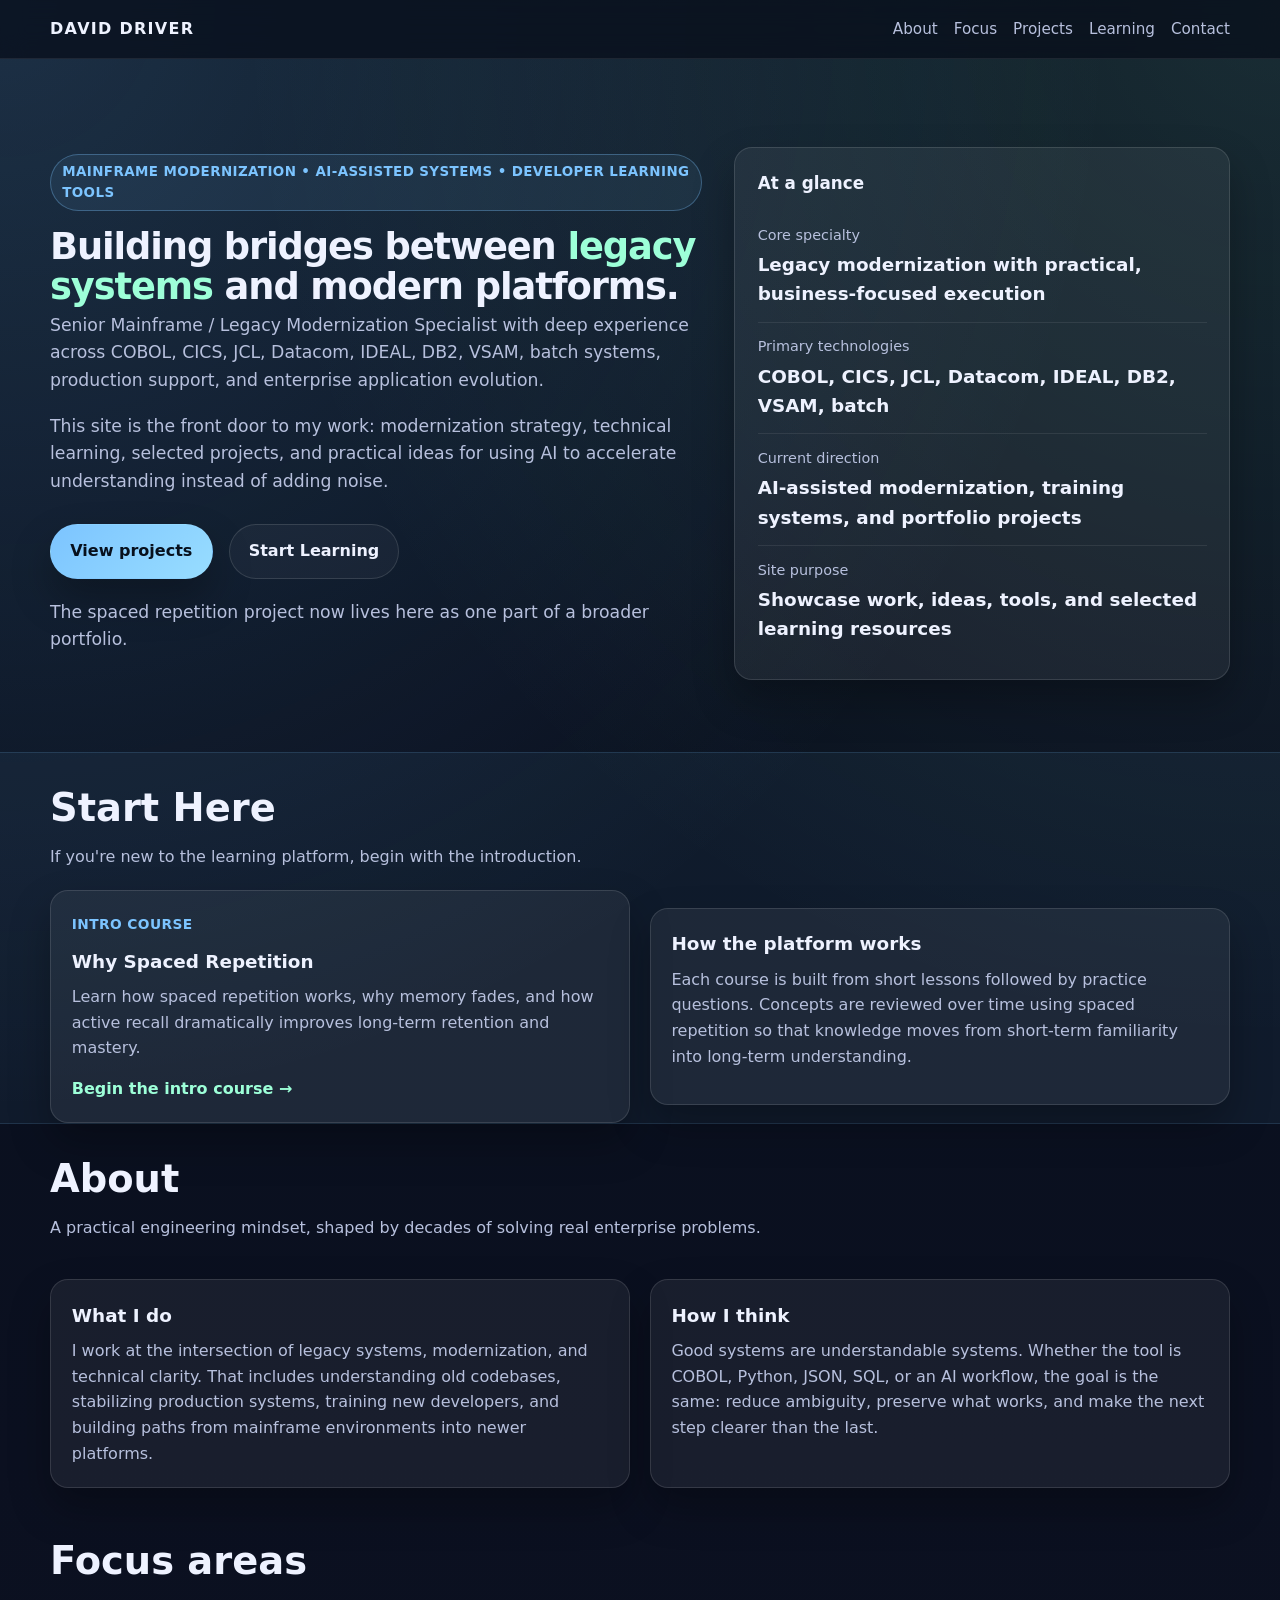
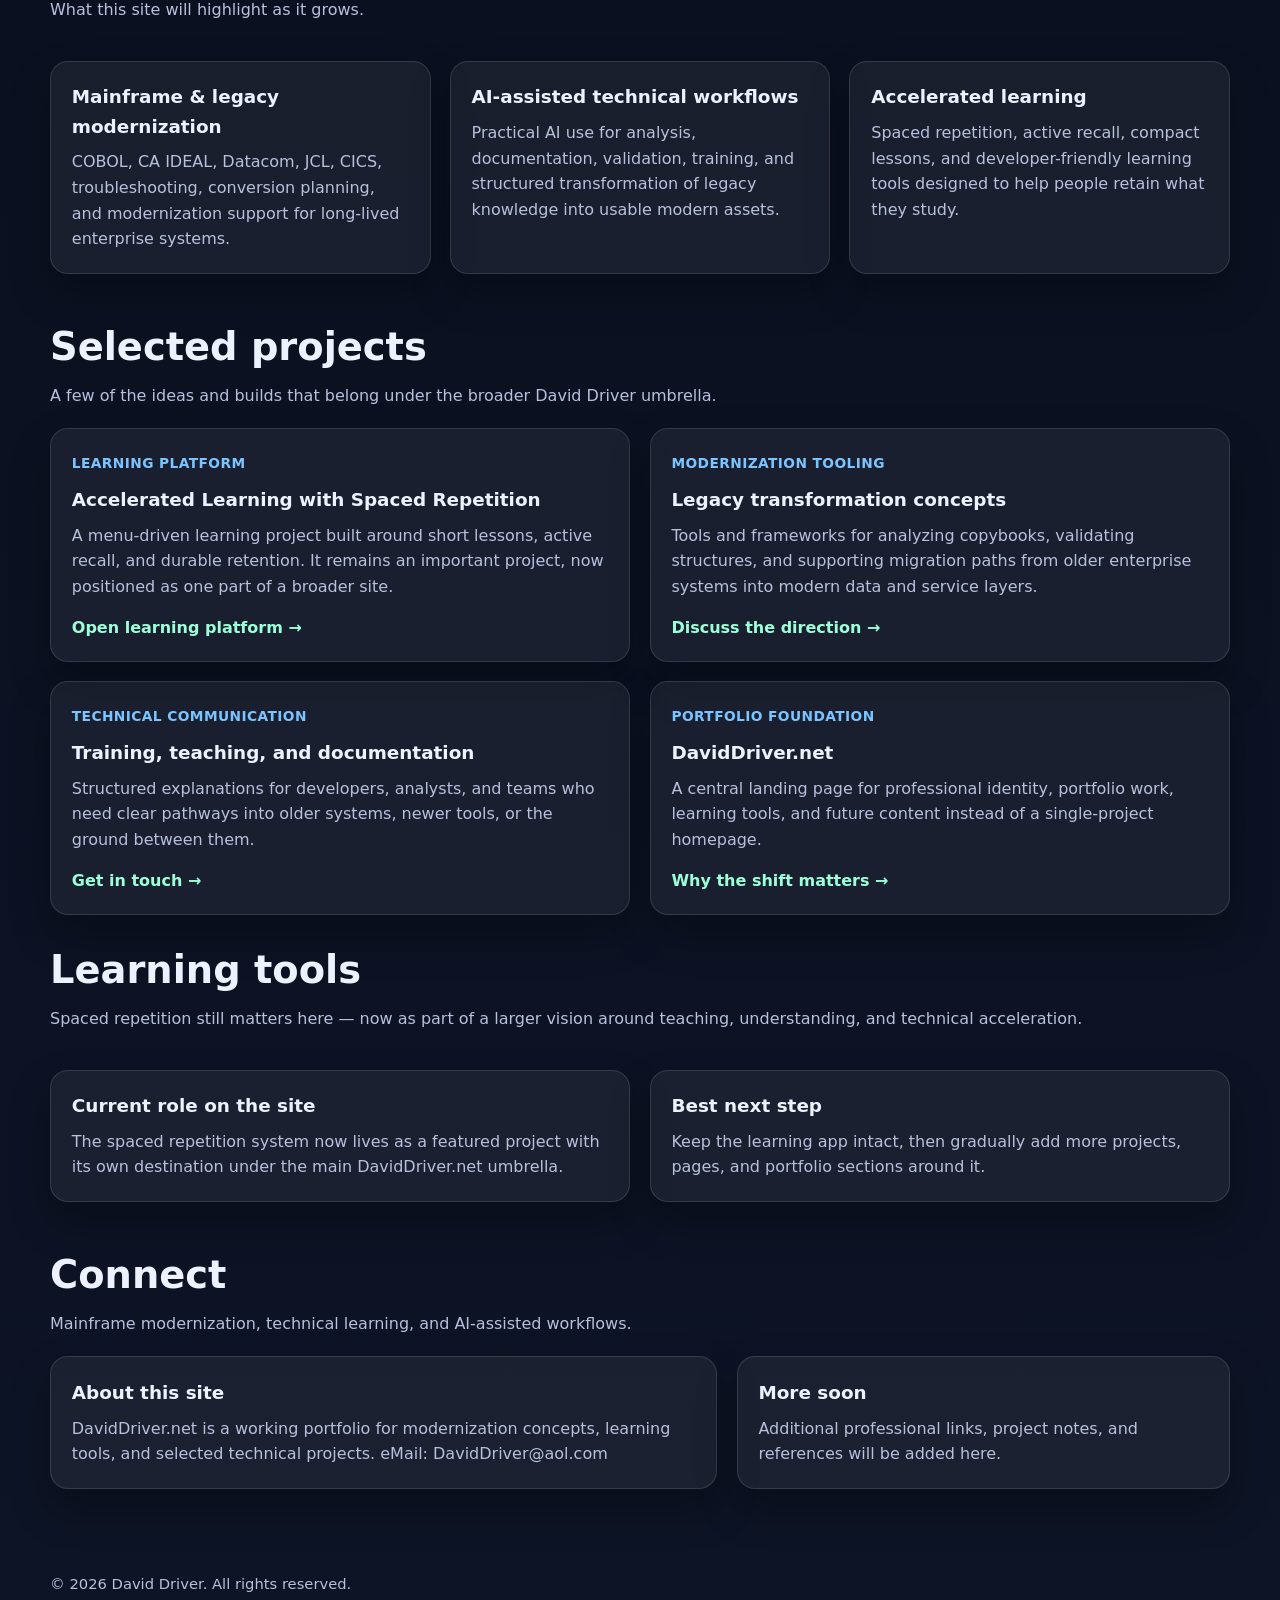
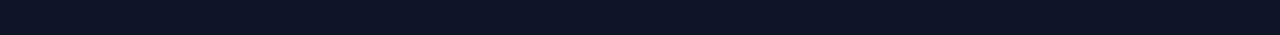
<file: index.html>
<!DOCTYPE html>
<html lang="en">

<head>
    <meta charset="UTF-8" />
    <meta name="viewport" content="width=device-width, initial-scale=1.0" />
    <title>David Driver | Mainframe Modernization, AI, and Technical Learning</title>
    <link rel="stylesheet" href="assets/styles.css" />
    <meta name="description"
        content="David Driver — Senior Mainframe / Legacy Modernization Specialist. Mainframe systems, modernization strategy, AI-assisted workflows, technical learning, and selected projects." />
    <style>
        :root {
            --bg: #0b1020;
            --bg-soft: #11182d;
            --card: rgba(255, 255, 255, 0.06);
            --border: rgba(255, 255, 255, 0.12);
            --text: #eef2ff;
            --muted: #b7c0dd;
            --accent: #7cc4ff;
            --accent-2: #9dffd8;
            --shadow: 0 20px 40px rgba(0, 0, 0, 0.28);
            --radius: 18px;
            --max: 1180px;
        }

        * {
            box-sizing: border-box;
        }

        html {
            scroll-behavior: smooth;
        }

        body {
            margin: 0;
            font-family: Inter, system-ui, -apple-system, BlinkMacSystemFont, "Segoe UI", sans-serif;
            color: var(--text);
            background:
                radial-gradient(circle at top left, rgba(124, 196, 255, 0.18), transparent 32%),
                radial-gradient(circle at top right, rgba(157, 255, 216, 0.12), transparent 30%),
                linear-gradient(180deg, #07101d 0%, #0b1020 45%, #0d1425 100%);
            line-height: 1.6;
        }

        a {
            color: inherit;
            text-decoration: none;
        }

        .wrap {
            width: min(calc(100% - 2rem), var(--max));
            margin: 0 auto;
        }

        .topbar {
            position: sticky;
            top: 0;
            z-index: 50;
            backdrop-filter: blur(12px);
            background: rgba(8, 13, 25, 0.72);
            border-bottom: 1px solid rgba(255, 255, 255, 0.08);
        }

        .nav {
            display: flex;
            align-items: center;
            justify-content: space-between;
            gap: 1rem;
            padding: 1rem 0;
        }

        .brand {
            font-size: 1rem;
            font-weight: 700;
            letter-spacing: 0.08em;
            text-transform: uppercase;
        }

        .nav-links {
            display: flex;
            gap: 1rem;
            flex-wrap: wrap;
        }

        .nav-links a {
            color: var(--muted);
            font-size: 0.95rem;
        }

        .nav-links a:hover,
        .nav-links a:focus {
            color: var(--text);
        }

        .hero {
            padding: 5.5rem 0 3rem;
        }

        .hero-grid {
            display: grid;
            grid-template-columns: 1.25fr 0.95fr;
            gap: 2rem;
            align-items: center;
        }

        .eyebrow {
            display: inline-block;
            padding: 0.35rem 0.7rem;
            border: 1px solid rgba(124, 196, 255, 0.32);
            background: rgba(124, 196, 255, 0.08);
            color: var(--accent);
            border-radius: 999px;
            font-size: 0.84rem;
            font-weight: 600;
            letter-spacing: 0.03em;
            margin-bottom: 1rem;
        }

        h1 {
            margin: 0 0 1rem;
            font-size: clamp(2.4rem, 6vw, 4.6rem);
            line-height: 1.05;
            letter-spacing: -0.03em;
        }

        .hero p {
            margin: 0 0 1.15rem;
            font-size: 1.08rem;
            color: var(--muted);
            max-width: 64ch;
        }

        .accent {
            color: var(--accent-2);
        }

        .actions {
            display: flex;
            gap: 1rem;
            flex-wrap: wrap;
            margin: 1.75rem 0 1.25rem;
        }

        .button {
            display: inline-flex;
            align-items: center;
            justify-content: center;
            min-height: 48px;
            padding: 0.85rem 1.2rem;
            border-radius: 999px;
            font-weight: 700;
            transition: 0.2s ease;
            border: 1px solid transparent;
        }

        .button-primary {
            background: linear-gradient(135deg, var(--accent), #98ddff);
            color: #07101d;
            box-shadow: var(--shadow);
        }

        .button-primary:hover {
            transform: translateY(-1px);
        }

        .button-secondary {
            border-color: var(--border);
            background: rgba(255, 255, 255, 0.04);
            color: var(--text);
        }

        .hero-card,
        .card,
        .project,
        .contact-card {
            background: var(--card);
            border: 1px solid var(--border);
            box-shadow: var(--shadow);
            border-radius: var(--radius);
        }

        .hero-card {
            padding: 1.4rem;
        }

        .hero-card h2 {
            margin-top: 0;
            font-size: 1.05rem;
        }

        .stat-list,
        .bullet-list {
            list-style: none;
            margin: 0;
            padding: 0;
        }

        .stat-list li,
        .bullet-list li {
            padding: 0.8rem 0;
            border-bottom: 1px solid rgba(255, 255, 255, 0.08);
        }

        .stat-list li:last-child,
        .bullet-list li:last-child {
            border-bottom: 0;
        }

        .stat-label {
            display: block;
            color: var(--muted);
            font-size: 0.9rem;
        }

        .stat-value {
            display: block;
            font-size: 1.15rem;
            font-weight: 700;
            margin-top: 0.2rem;
        }

        section {
            padding: 1.5rem 0 0;
        }

        #start-here {
            background: rgba(124, 196, 255, 0.06);
            border-top: 1px solid rgba(124, 196, 255, 0.15);
            border-bottom: 1px solid rgba(124, 196, 255, 0.15);
        }

        .section-head {
            margin-bottom: 1.25rem;
        }

        .section-head h2 {
            margin: 0 0 0.35rem;
            font-size: clamp(1.6rem, 3vw, 2.4rem);
        }

        .section-head p {
            margin: 0;
            color: var(--muted);
        }

        .grid-3,
        .grid-2 {
            display: grid;
            gap: 1.2rem;
        }

        .grid-3 {
            grid-template-columns: repeat(3, minmax(0, 1fr));
        }

        .grid-2 {
            grid-template-columns: repeat(2, minmax(0, 1fr));
        }

        .card,
        .project,
        .contact-card {
            padding: 1.3rem;
        }

        .card h3,
        .project h3,
        .contact-card h3 {
            margin: 0 0 0.5rem;
            font-size: 1.15rem;
        }

        .card p,
        .project p,
        .contact-card p {
            margin: 0;
            color: var(--muted);
        }

        .project-meta {
            display: inline-block;
            margin-bottom: 0.7rem;
            color: var(--accent);
            font-size: 0.86rem;
            font-weight: 700;
            letter-spacing: 0.03em;
            text-transform: uppercase;
        }

        .project-link {
            display: inline-block;
            margin-top: 0.95rem;
            color: var(--accent-2);
            font-weight: 700;
        }

        .contact-grid {
            display: grid;
            grid-template-columns: 1.15fr 0.85fr;
            gap: 1.2rem;
            margin-bottom: 4rem;
        }

        footer {
            padding: 1.2rem 0 2.5rem;
            color: var(--muted);
            font-size: 0.92rem;
        }

        .small-note {
            font-size: 0.94rem;
            color: var(--muted);
        }

        @media (max-width: 900px) {

            .hero-grid,
            .grid-3,
            .grid-2,
            .contact-grid {
                grid-template-columns: 1fr;
            }

            .hero {
                padding-top: 4rem;
            }

            .nav {
                align-items: flex-start;
                flex-direction: column;
            }
        }
    </style>
</head>

<body>

    <header class="topbar">
        <div class="wrap nav">
            <a class="brand" href="#top">David Driver</a>
            <nav class="nav-links" aria-label="Main navigation">
                <a href="#about">About</a>
                <a href="#focus">Focus</a>
                <a href="#projects">Projects</a>
                <a href="#learning">Learning</a>
                <a href="#contact">Contact</a>
            </nav>
        </div>
    </header>

    <main id="top">
        <section class="hero">
            <div class="wrap hero-grid">
                <div>
                    <span class="eyebrow">Mainframe modernization • AI-assisted systems • developer learning
                        tools</span>
                    <h1>
                        Building bridges between
                        <span class="accent">legacy systems</span>
                        and modern platforms.
                    </h1>
                    <p>
                        Senior Mainframe / Legacy Modernization Specialist with deep experience across COBOL,
                        CICS, JCL, Datacom, IDEAL, DB2, VSAM, batch systems, production support, and enterprise
                        application evolution.
                    </p>
                    <p>
                        This site is the front door to my work: modernization strategy, technical learning,
                        selected projects, and practical ideas for using AI to accelerate understanding instead
                        of adding noise.
                    </p>
                    <div class="actions">
                        <a class="button button-primary" href="#projects">View projects</a>
                        <a class="button button-secondary" href="./learning/">Start Learning</a>
                    </div>
                    <p class="small-note">
                        The spaced repetition project now lives here as one part of a broader portfolio.
                    </p>
                </div>

                <aside class="hero-card" aria-label="Highlights">
                    <h2>At a glance</h2>
                    <ul class="stat-list">
                        <li>
                            <span class="stat-label">Core specialty</span>
                            <span class="stat-value">Legacy modernization with practical, business-focused
                                execution</span>
                        </li>
                        <li>
                            <span class="stat-label">Primary technologies</span>
                            <span class="stat-value">COBOL, CICS, JCL, Datacom, IDEAL, DB2, VSAM, batch</span>
                        </li>
                        <li>
                            <span class="stat-label">Current direction</span>
                            <span class="stat-value">AI-assisted modernization, training systems, and portfolio
                                projects</span>
                        </li>
                        <li>
                            <span class="stat-label">Site purpose</span>
                            <span class="stat-value">Showcase work, ideas, tools, and selected learning resources</span>
                        </li>
                    </ul>
                </aside>
            </div>
        </section>

        <section id="start-here">
            <div class="wrap">
                <div class="section-head">
                    <h2>Start Here</h2>
                    <p>If you're new to the learning platform, begin with the introduction.</p>
                </div>

                <div class="grid-2">
                    <article class="project">
                        <span class="project-meta">Intro Course</span>
                        <h3>Why Spaced Repetition</h3>
                        <p>
                            Learn how spaced repetition works, why memory fades, and how active recall
                            dramatically improves long-term retention and mastery.
                        </p>

                        <a class="project-link" href="./learning/courses/why-spaced-repetition/">
                            Begin the intro course →
                        </a>
                    </article>

                    <article class="card">
                        <h3>How the platform works</h3>
                        <p>
                            Each course is built from short lessons followed by practice questions.
                            Concepts are reviewed over time using spaced repetition so that knowledge
                            moves from short-term familiarity into long-term understanding.
                        </p>
                    </article>
                </div>
            </div>
        </section>

        <section id="about">
            <div class="wrap">
                <div class="section-head">
                    <h2>About</h2>
                    <p>
                        A practical engineering mindset, shaped by decades of solving real enterprise problems.
                    </p>
                </div>
                <div class="grid-2">
                    <article class="card">
                        <h3>What I do</h3>
                        <p>
                            I work at the intersection of legacy systems, modernization, and technical clarity.
                            That includes understanding old codebases, stabilizing production systems, training
                            new developers, and building paths from mainframe environments into newer platforms.
                        </p>
                    </article>
                    <article class="card">
                        <h3>How I think</h3>
                        <p>
                            Good systems are understandable systems. Whether the tool is COBOL, Python, JSON,
                            SQL, or an AI workflow, the goal is the same: reduce ambiguity, preserve what works,
                            and make the next step clearer than the last.
                        </p>
                    </article>
                </div>
            </div>
        </section>

        <section id="focus">
            <div class="wrap">
                <div class="section-head">
                    <h2>Focus areas</h2>
                    <p>What this site will highlight as it grows.</p>
                </div>
                <div class="grid-3">
                    <article class="card">
                        <h3>Mainframe & legacy modernization</h3>
                        <p>
                            COBOL, CA IDEAL, Datacom, JCL, CICS, troubleshooting, conversion planning, and
                            modernization support for long-lived enterprise systems.
                        </p>
                    </article>
                    <article class="card">
                        <h3>AI-assisted technical workflows</h3>
                        <p>
                            Practical AI use for analysis, documentation, validation, training, and structured
                            transformation of legacy knowledge into usable modern assets.
                        </p>
                    </article>
                    <article class="card">
                        <h3>Accelerated learning</h3>
                        <p>
                            Spaced repetition, active recall, compact lessons, and developer-friendly learning
                            tools designed to help people retain what they study.
                        </p>
                    </article>
                </div>
            </div>
        </section>

        <section id="projects">
            <div class="wrap">
                <div class="section-head">
                    <h2>Selected projects</h2>
                    <p>A few of the ideas and builds that belong under the broader David Driver umbrella.</p>
                </div>
                <div class="grid-2">
                    <article class="project">
                        <span class="project-meta">Learning platform</span>
                        <h3>Accelerated Learning with Spaced Repetition</h3>
                        <p>
                            A menu-driven learning project built around short lessons, active recall, and durable
                            retention. It remains an important project, now positioned as one part of a broader site.
                        </p>
                        <a class="project-link" href="./learning/">Open learning platform →</a>
                    </article>
                    <article class="project">
                        <span class="project-meta">Modernization tooling</span>
                        <h3>Legacy transformation concepts</h3>
                        <p>
                            Tools and frameworks for analyzing copybooks, validating structures, and supporting
                            migration paths from older enterprise systems into modern data and service layers.
                        </p>
                        <a class="project-link" href="#contact">Discuss the direction →</a>
                    </article>
                    <article class="project">
                        <span class="project-meta">Technical communication</span>
                        <h3>Training, teaching, and documentation</h3>
                        <p>
                            Structured explanations for developers, analysts, and teams who need clear pathways
                            into older systems, newer tools, or the ground between them.
                        </p>
                        <a class="project-link" href="#contact">Get in touch →</a>
                    </article>
                    <article class="project">
                        <span class="project-meta">Portfolio foundation</span>
                        <h3>DavidDriver.net</h3>
                        <p>
                            A central landing page for professional identity, portfolio work, learning tools,
                            and future content instead of a single-project homepage.
                        </p>
                        <a class="project-link" href="#about">Why the shift matters →</a>
                    </article>
                </div>
            </div>
        </section>

        <section id="learning">
            <div class="wrap">
                <div class="section-head">
                    <h2>Learning tools</h2>
                    <p>
                        Spaced repetition still matters here — now as part of a larger vision around teaching,
                        understanding, and technical acceleration.
                    </p>
                </div>
                <div class="grid-2">
                    <article class="card">
                        <h3>Current role on the site</h3>
                        <p>
                            The spaced repetition system now lives as a featured project with its own destination
                            under the main DavidDriver.net umbrella.
                        </p>
                    </article>
                    <article class="card">
                        <h3>Best next step</h3>
                        <p>
                            Keep the learning app intact, then gradually add more projects, pages, and portfolio
                            sections around it.
                        </p>
                    </article>
                </div>
            </div>
        </section>

        <section id="contact">
            <div class="wrap">
                <div class="section-head">
                    <h2>Connect</h2>
                    <p>
                        Mainframe modernization, technical learning, and AI-assisted workflows.
                    </p>
                </div>
                <div class="contact-grid">
                    <article class="contact-card">
                        <h3>About this site</h3>
                        <p>
                            DavidDriver.net is a working portfolio for modernization concepts, learning tools,
                            and selected technical projects. eMail: DavidDriver@aol.com
                        </p>
                    </article>
                    <article class="contact-card">
                        <h3>More soon</h3>
                        <p>
                            Additional professional links, project notes, and references will be added here.
                        </p>
                    </article>
                </div>
            </div>
        </section>
    </main>

    <footer>
        <div class="wrap">
            © <span id="year"></span> David Driver. All rights reserved.
        </div>
    </footer>

    <script>
        document.getElementById("year").textContent = new Date().getFullYear();
    </script>
</body>



</html>
</file>
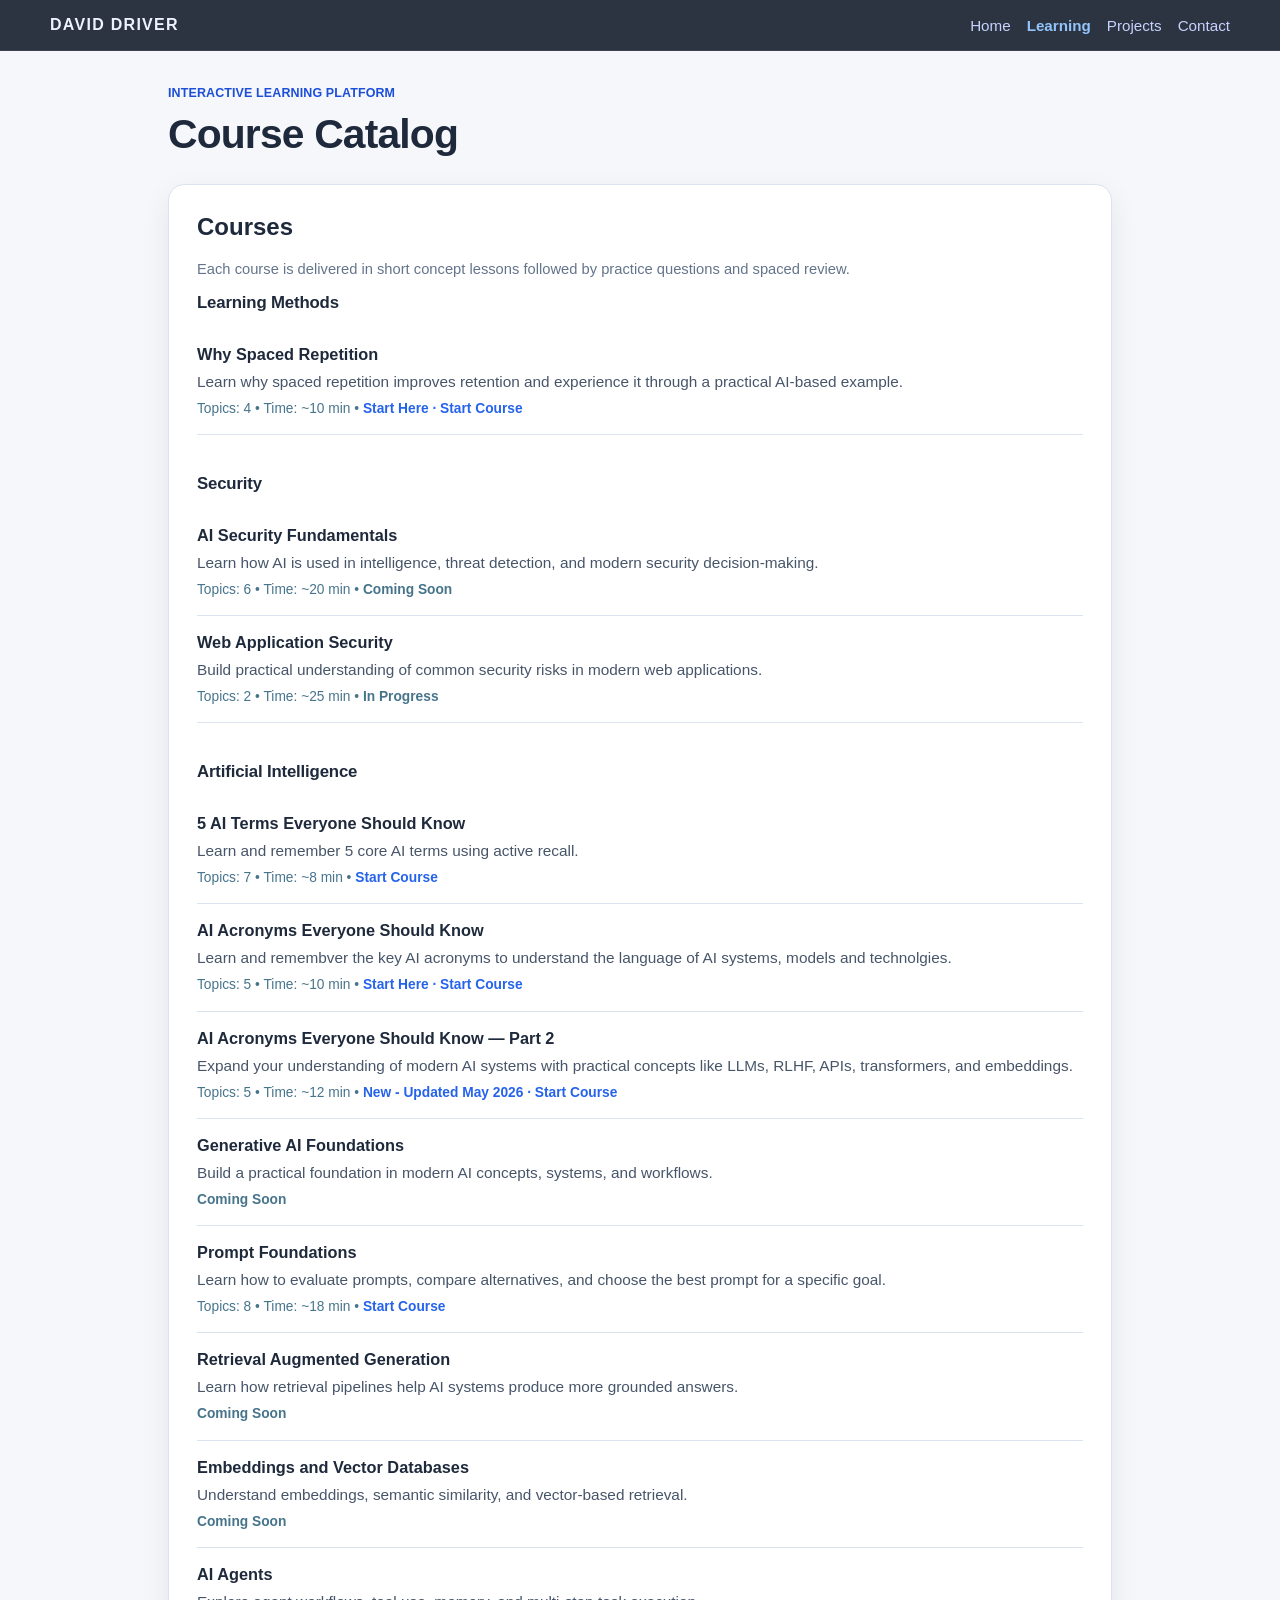
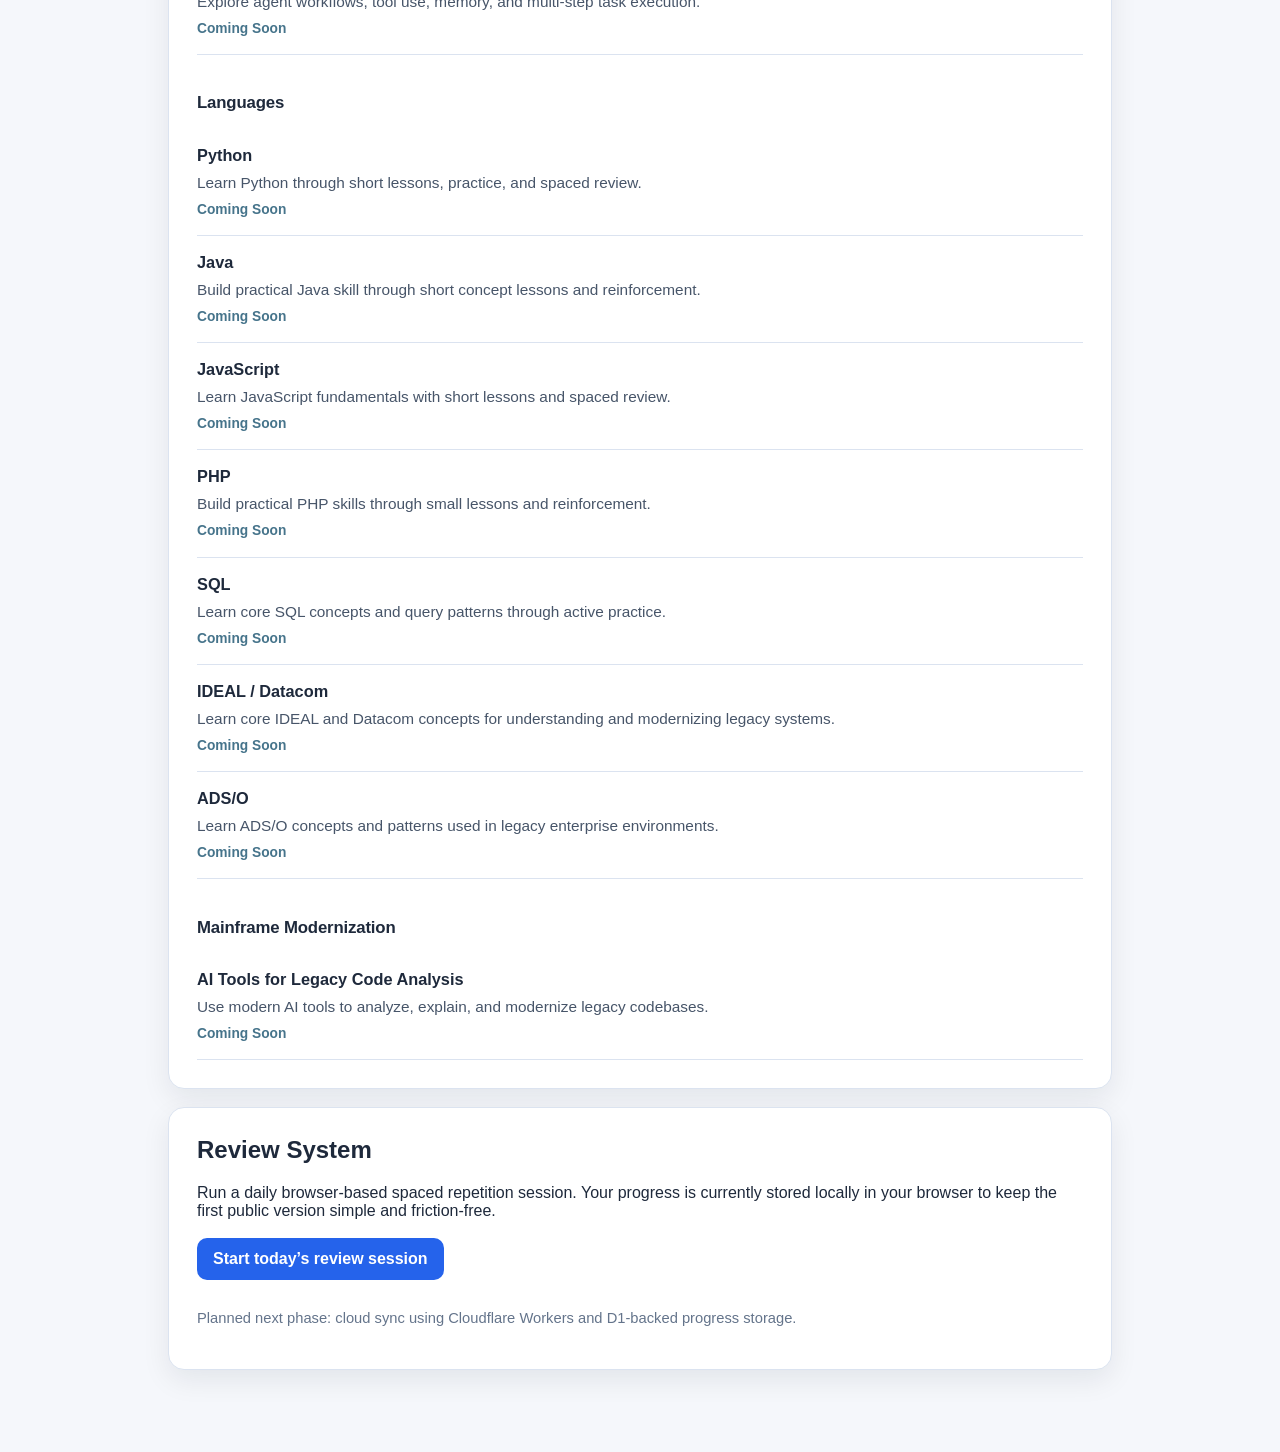
<file: learning/index.html>
<!DOCTYPE html>
<html lang="en">

<head>
  <meta charset="UTF-8" />
  <meta name="viewport" content="width=device-width, initial-scale=1.0" />
  <title>Course Catalog</title>
  <link rel="stylesheet" href="./assets/styles.css" />
</head>

<body>

  <header class="site-topbar">
    <div class="site-wrap">
      <a class="site-brand" href="../">David Driver</a>
      <nav class="site-nav" aria-label="Main navigation">
        <a href="../">Home</a>
        <a href="./" class="current">Learning</a>
        <a href="../#projects">Projects</a>
        <a href="../contact/">Contact</a>
      </nav>
    </div>
  </header>

  <div class="container">
    <div class="hero">
      <span class="kicker">Interactive Learning Platform</span>

      <h1 id="platform-title">
        <p id="platform-subtitle" class="title-note></>
        Course Catalog
      </h1>

      <p class=" hero-intro">
          Learn faster through short lessons, active recall, and spaced repetition.
          Each course focuses on small concepts reinforced through practice and repetition.
        </p>
    </div>

    <div class="card">
      <h2>Courses</h2>
      <p class="small">
        Each course is delivered in short concept lessons followed by practice
        questions and spaced review.
      </p>
      <div id="courses" class="course-catalog"></div>
    </div>

    <div class="card">
      <h2>Review System</h2>
      <p>
        Run a daily browser-based spaced repetition session. Your progress is
        currently stored locally in your browser to keep the first public version
        simple and friction-free.
      </p>

      <div class="actions">
        <a class="button" href="./review/">Start today’s review session</a>
      </div>

      <p class="footer">
        Planned next phase: cloud sync using Cloudflare Workers and D1-backed
        progress storage.
      </p>
    </div>
  </div>
  <script>
    function formatStatusLabel(course) {
      if (course.status === 'available' && course.note) return `${course.note} · Start Course`;
      if (course.status === 'available') return 'Start Course';
      if (course.status === 'in-progress') return 'In Progress';
      return 'Coming Soon';
    }

    function formatMeta(course) {
      const parts = [];

      if (course.lessonCount && course.lessonCount > 0) {
        parts.push(`Topics: ${course.lessonCount}`);
      }

      if (course.estimatedMinutes && course.estimatedMinutes > 0) {
        parts.push(`Time: ~${course.estimatedMinutes} min`);
      }

      return parts.join(' • ');
    }

    function buildCourseRow(course) {
      const row = document.createElement('div');
      row.className = 'course-row';

      const title = document.createElement('div');
      title.className = 'course-title';
      title.innerHTML = `<strong>${course.title}</strong>`;

      const description = document.createElement('div');
      description.className = 'course-description';
      description.textContent = course.description;

      const meta = document.createElement('div');
      meta.className = 'course-meta';

      const metaText = formatMeta(course);
      const actionLabel = formatStatusLabel(course);

      if (course.status === 'available') {
        meta.innerHTML = `
          ${metaText ? `${metaText} • ` : ''}
          <a class="course-link" href="./course.html?course=${course.slug}">${actionLabel}</a>
        `;
      } else {
        meta.innerHTML = `
          ${metaText ? `${metaText} • ` : ''}
          <span class="course-status">${actionLabel}</span>
        `;
      }

      row.appendChild(title);
      row.appendChild(description);
      row.appendChild(meta);

      return row;
    }

    async function init() {
      const res = await fetch('./data/courses.json');
      const data = await res.json();

      document.getElementById('platform-title').textContent = data.platformTitle;

      const subtitleEl = document.getElementById('platform-subtitle');
      if (subtitleEl) {
        subtitleEl.textContent = data.platformSubtitle;
      }

      const wrapper = document.getElementById('courses');
      wrapper.innerHTML = '';

      const categoryOrder = [
        'Learning Methods',
        'Security',
        'Artificial Intelligence',
        'Languages',
        'Mainframe Modernization'
      ];

      const grouped = {};

      data.courses.forEach(course => {
        if (!grouped[course.category]) grouped[course.category] = [];
        grouped[course.category].push(course);
      });

      categoryOrder.forEach(category => {
        if (!grouped[category] || grouped[category].length === 0) return;

        const section = document.createElement('section');
        section.className = 'catalog-category';

        const heading = document.createElement('h3');
        heading.textContent = category;
        section.appendChild(heading);

        grouped[category].forEach(course => {
          section.appendChild(buildCourseRow(course));
        });

        wrapper.appendChild(section);
      });
    }

    init();
  </script>

</body>

</html>
</file>
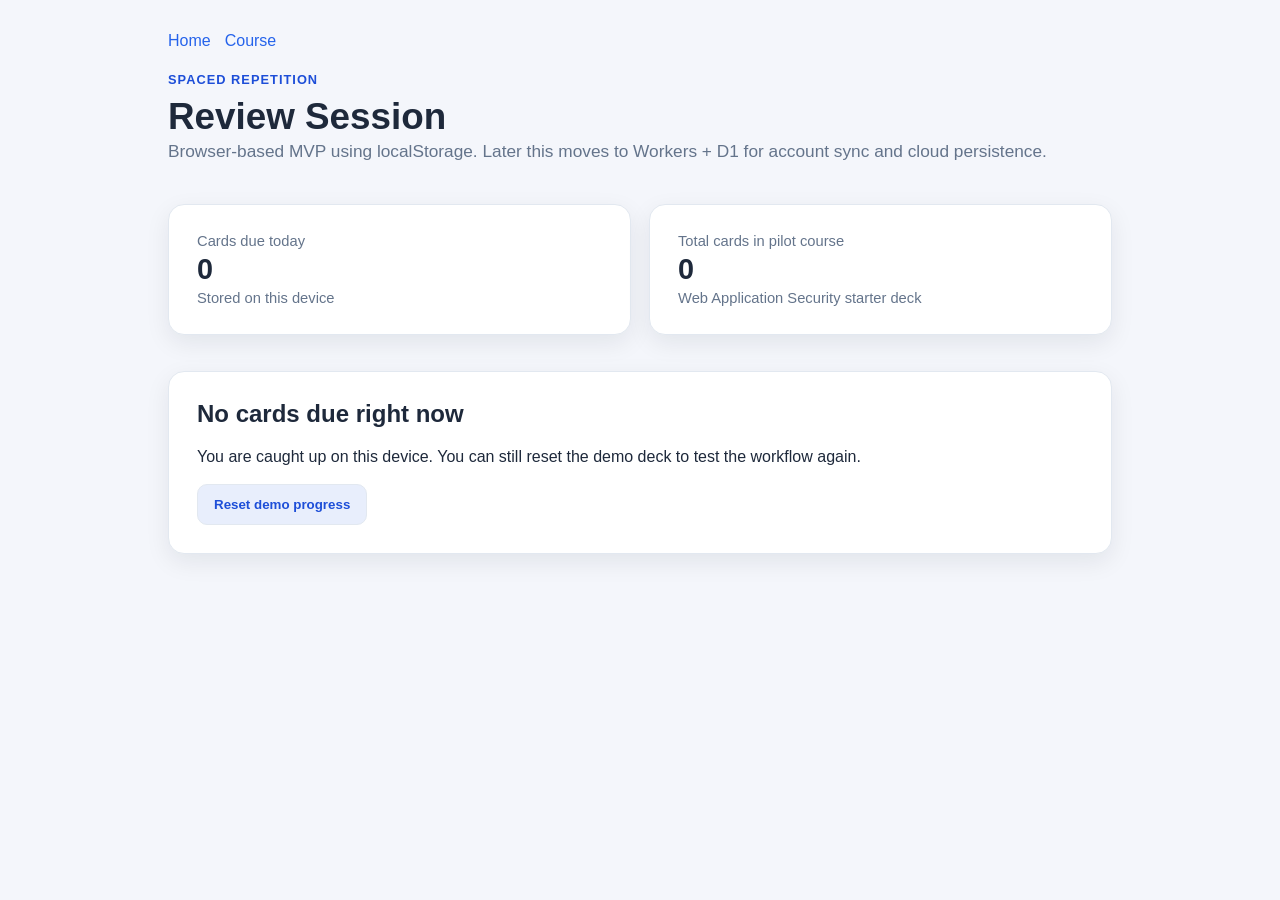
<file: review/index.html>
<!DOCTYPE html>
<html lang="en">
<head>
  <meta charset="UTF-8" />
  <meta name="viewport" content="width=device-width, initial-scale=1.0" />
  <title>Review Session</title>
  <link rel="stylesheet" href="../assets/styles.css" />
</head>
<body>
  <div class="container">
    <div class="nav">
      <a href="../">Home</a>
      <a href="../courses/web-application-security/">Course</a>
    </div>

    <div class="hero">
      <span class="kicker">Spaced repetition</span>
      <h1>Review Session</h1>
      <p>Browser-based MVP using localStorage. Later this moves to Workers + D1 for account sync and cloud persistence.</p>
    </div>

    <div class="grid two">
      <div class="card">
        <div class="small">Cards due today</div>
        <div id="due-count" class="stat">0</div>
        <div class="small">Stored on this device</div>
      </div>
      <div class="card">
        <div class="small">Total cards in pilot course</div>
        <div id="total-count" class="stat">0</div>
        <div class="small">Web Application Security starter deck</div>
      </div>
    </div>

    <div class="card" id="empty-state">
      <h2>No cards due right now</h2>
      <p>You are caught up on this device. You can still reset the demo deck to test the workflow again.</p>
      <div class="actions">
        <button class="button secondary" id="reset-btn">Reset demo progress</button>
      </div>
    </div>

    <div class="card hidden" id="review-card">
      <p class="small"><span id="card-lesson"></span></p>
      <div class="question" id="card-prompt"></div>
      <div class="choice-list hidden" id="choices"></div>
      <div class="answer hidden" id="answer-box">
        <h3>Answer</h3>
        <p id="card-answer"></p>
        <p class="small" id="card-explanation"></p>
      </div>
      <div class="actions">
        <button class="button secondary" id="show-answer-btn">Show answer</button>
        <button class="button again hidden" data-grade="again">Again</button>
        <button class="button hard hidden" data-grade="hard">Hard</button>
        <button class="button good hidden" data-grade="good">Good</button>
      </div>
    </div>
  </div>

<script>
const STORAGE_KEY = 'driver-learning-progress-v1';
let course = null;
let progress = null;
let queue = [];
let current = null;
let answeredChoice = false;

function todayKey() {
  return new Date().toISOString().slice(0, 10);
}

function addDays(days) {
  const d = new Date();
  d.setDate(d.getDate() + days);
  return d.toISOString().slice(0, 10);
}

function defaultProgress(cards) {
  const state = {};
  cards.forEach(card => {
    state[card.id] = { due: todayKey(), interval: 0, reps: 0, lastGrade: null };
  });
  return state;
}

function loadProgress(cards) {
  const saved = localStorage.getItem(STORAGE_KEY);
  if (!saved) return defaultProgress(cards);
  try {
    const parsed = JSON.parse(saved);
    cards.forEach(card => {
      if (!parsed[card.id]) parsed[card.id] = { due: todayKey(), interval: 0, reps: 0, lastGrade: null };
    });
    return parsed;
  } catch {
    return defaultProgress(cards);
  }
}

function saveProgress() {
  localStorage.setItem(STORAGE_KEY, JSON.stringify(progress));
}

function buildQueue() {
  const today = todayKey();
  queue = course.cards.filter(card => (progress[card.id]?.due || today) <= today);
}

function updateStats() {
  document.getElementById('total-count').textContent = String(course.cards.length);
  document.getElementById('due-count').textContent = String(queue.length);
}

function renderCard() {
  const emptyState = document.getElementById('empty-state');
  const reviewCard = document.getElementById('review-card');
  const answerBox = document.getElementById('answer-box');
  const choices = document.getElementById('choices');
  answeredChoice = false;

  if (!queue.length) {
    emptyState.classList.remove('hidden');
    reviewCard.classList.add('hidden');
    return;
  }

  emptyState.classList.add('hidden');
  reviewCard.classList.remove('hidden');
  current = queue[0];

  document.getElementById('card-lesson').textContent = current.lesson;
  document.getElementById('card-prompt').textContent = current.prompt;
  document.getElementById('card-answer').textContent = current.answer;
  document.getElementById('card-explanation').textContent = current.explanation || '';
  answerBox.classList.add('hidden');
  choices.innerHTML = '';
  choices.classList.add('hidden');

  document.getElementById('show-answer-btn').classList.remove('hidden');
  document.querySelectorAll('[data-grade]').forEach(btn => btn.classList.add('hidden'));

  if (current.type === 'mcq') {
    choices.classList.remove('hidden');
    current.choices.forEach((choice, idx) => {
      const btn = document.createElement('button');
      btn.className = 'choice';
      btn.textContent = choice;
      btn.onclick = () => {
        if (answeredChoice) return;
        answeredChoice = true;
        if (idx === current.correctIndex) {
          btn.classList.add('correct');
        } else {
          btn.classList.add('incorrect');
          choices.children[current.correctIndex].classList.add('correct');
        }
        revealAnswer();
      };
      choices.appendChild(btn);
    });
  }
}

function revealAnswer() {
  document.getElementById('answer-box').classList.remove('hidden');
  document.getElementById('show-answer-btn').classList.add('hidden');
  document.querySelectorAll('[data-grade]').forEach(btn => btn.classList.remove('hidden'));
}

function schedule(cardId, grade) {
  const record = progress[cardId] || { interval: 0, reps: 0, lastGrade: null };
  let interval;
  if (grade === 'again') {
    interval = 0;
    record.reps = 0;
    record.due = todayKey();
  } else if (grade === 'hard') {
    interval = Math.max(1, record.interval || 1);
    record.reps += 1;
    record.due = addDays(interval);
  } else {
    // good
    interval = record.interval === 0 ? 1 : record.interval === 1 ? 3 : Math.ceil(record.interval * 2);
    record.reps += 1;
    record.due = addDays(interval);
  }
  record.interval = interval;
  record.lastGrade = grade;
  progress[cardId] = record;
  saveProgress();
}

async function init() {
  const res = await fetch('../data/web-application-security.json');
  course = await res.json();
  progress = loadProgress(course.cards);
  buildQueue();
  updateStats();
  renderCard();

  document.getElementById('show-answer-btn').onclick = revealAnswer;
  document.querySelectorAll('[data-grade]').forEach(btn => {
    btn.onclick = () => {
      schedule(current.id, btn.dataset.grade);
      queue.shift();
      updateStats();
      renderCard();
    };
  });

  document.getElementById('reset-btn').onclick = () => {
    progress = defaultProgress(course.cards);
    saveProgress();
    buildQueue();
    updateStats();
    renderCard();
  };
}
init();
</script>
</body>
</html>
</file>
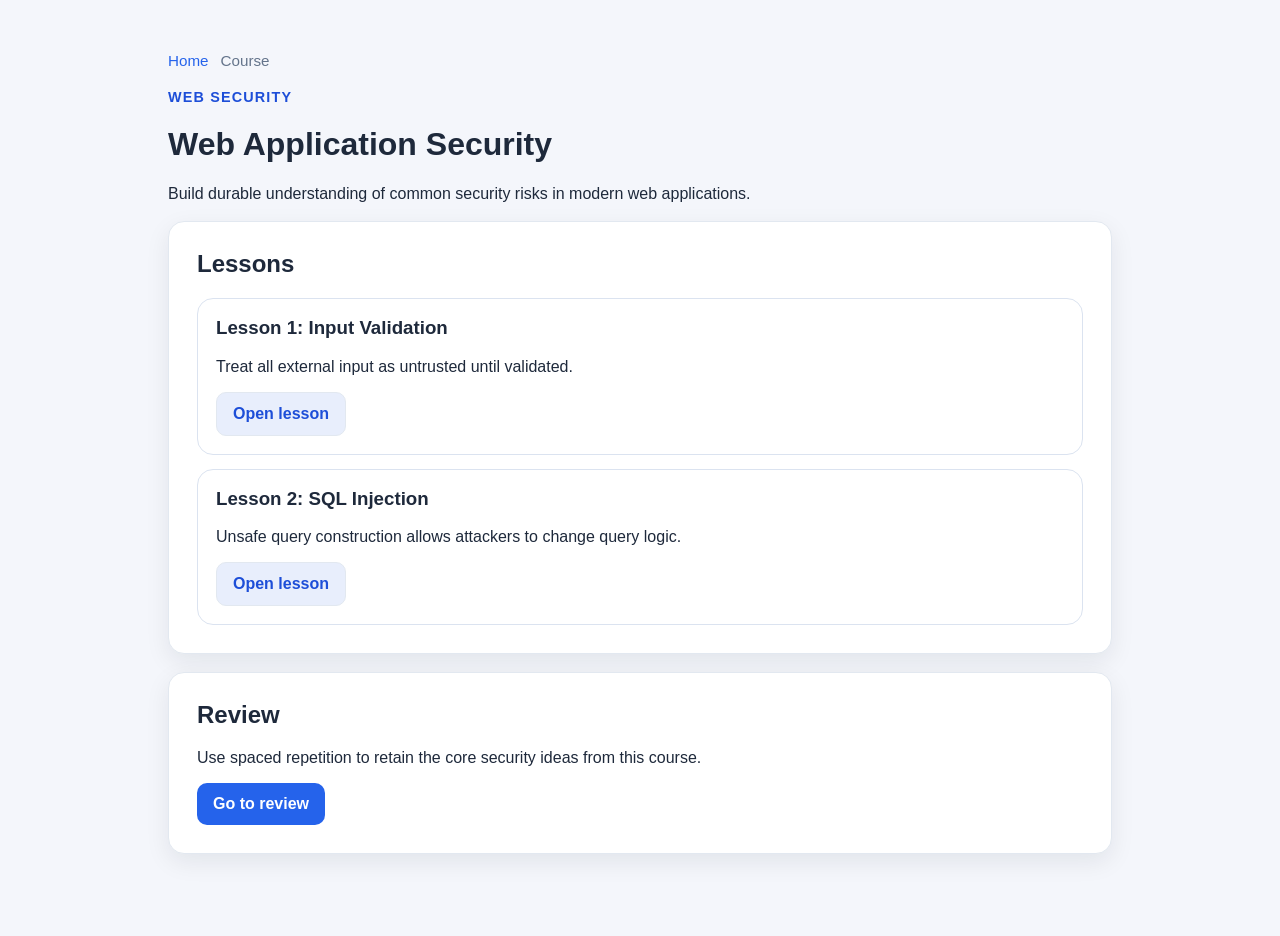
<file: courses/web-application-security/index.html>
<!DOCTYPE html>
<html lang="en">
<head>
  <meta charset="UTF-8" />
  <meta name="viewport" content="width=device-width, initial-scale=1.0" />
  <title>Web Application Security</title>
  <link rel="stylesheet" href="/assets/styles.css" />
</head>
<body>
  <main class="container">
    <nav class="breadcrumbs">
      <a href="/">Home</a>
      <span>Course</span>
    </nav>

    <p class="eyebrow">WEB SECURITY</p>
    <h1 id="course-title">Loading course...</h1>
    <p id="course-description"></p>

    <section class="card">
      <h2>Lessons</h2>
      <div id="lesson-list" class="stack"></div>
    </section>

    <section class="card">
      <h2>Review</h2>
      <p>Use spaced repetition to retain the core security ideas from this course.</p>
      <a class="button" href="/review/">Go to review</a>
    </section>
  </main>

  <script>
    async function loadCourse() {
      const res = await fetch('/data/web-application-security.json');
      const course = await res.json();

      document.getElementById('course-title').textContent = course.title;
      document.getElementById('course-description').textContent = course.description;

      const lessonList = document.getElementById('lesson-list');

      course.lessons.forEach((lesson, index) => {
        const item = document.createElement('article');
        item.className = 'lesson-card';
        item.innerHTML = `
          <h3>Lesson ${index + 1}: ${lesson.title}</h3>
          <p>${lesson.summary}</p>
          <a class="button secondary" href="/lesson.html?course=${course.slug}&lesson=${lesson.id}">
            Open lesson
          </a>
        `;
        lessonList.appendChild(item);
      });
    }

    loadCourse().catch(err => {
      console.error(err);
      document.getElementById('course-title').textContent = 'Could not load course';
    });
  </script>
</body>
</html>
</file>
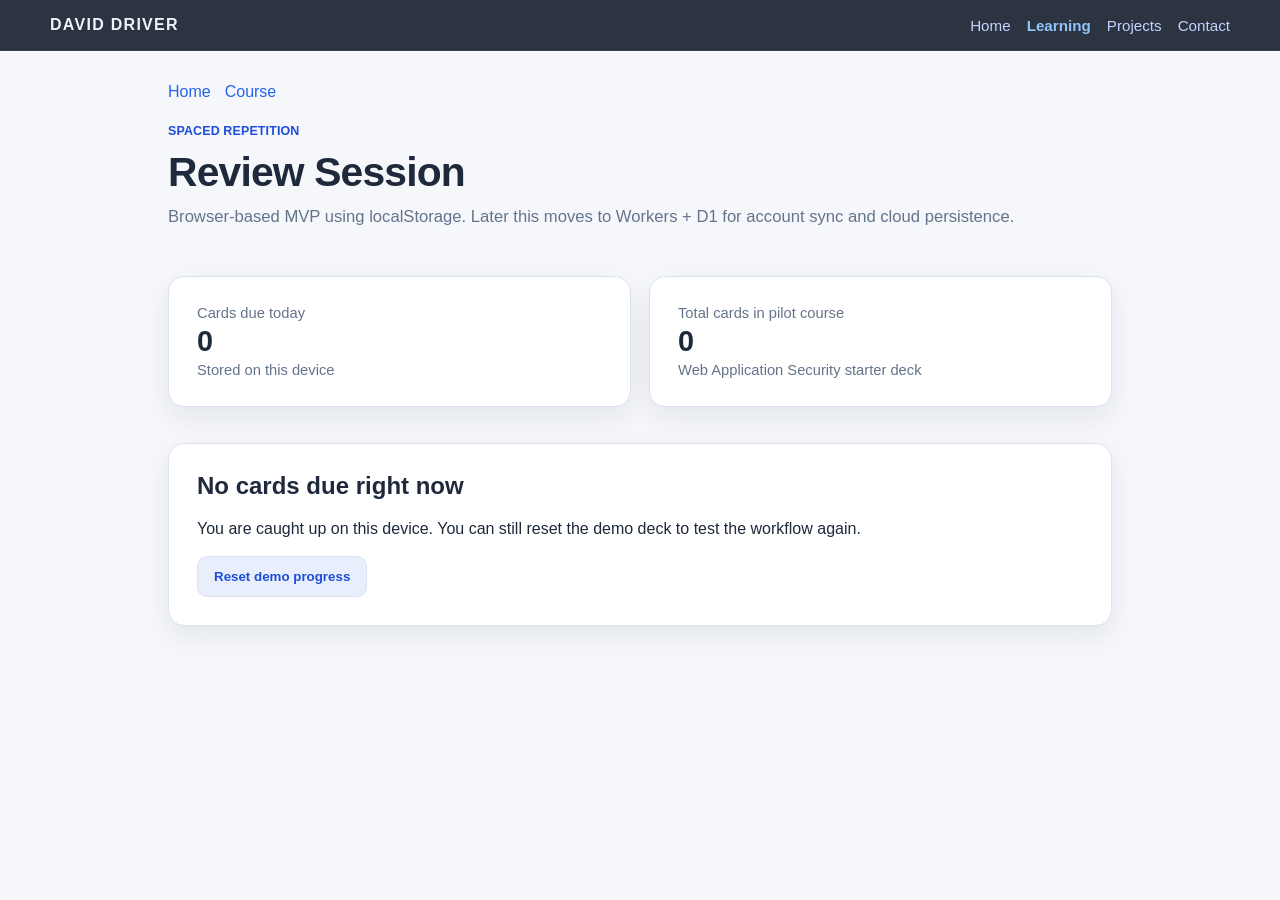
<file: learning/review/index.html>
<!DOCTYPE html>
<html lang="en">

<head>
  <meta charset="UTF-8" />
  <meta name="viewport" content="width=device-width, initial-scale=1.0" />
  <title>Review Session</title>
  <link rel="stylesheet" href="../assets/styles.css" />
</head>

<body>

  <header class="site-topbar">
    <div class="site-wrap">
      <a class="site-brand" href="../../">David Driver</a>
      <nav class="site-nav" aria-label="Main navigation">
        <a href="../../">Home</a>
        <a href="../" class="current">Learning</a>
        <a href="../../#projects">Projects</a>
        <a href="../../contact/">Contact</a>
      </nav>
    </div>
  </header>

  <div class="container">
    <div class="nav">
      <a href="../">Home</a>
      <a href="../courses/why-spaced-repetition/">Course</a>
    </div>

    <div class="hero">
      <span class="kicker">Spaced repetition</span>
      <h1>Review Session</h1>
      <p>Browser-based MVP using localStorage. Later this moves to Workers + D1 for account sync and cloud persistence.
      </p>
    </div>

    <div class="grid two">
      <div class="card">
        <div class="small">Cards due today</div>
        <div id="due-count" class="stat">0</div>
        <div class="small">Stored on this device</div>
      </div>
      <div class="card">
        <div class="small">Total cards in pilot course</div>
        <div id="total-count" class="stat">0</div>
        <div class="small">Web Application Security starter deck</div>
      </div>
    </div>

    <div class="card" id="empty-state">
      <h2>No cards due right now</h2>
      <p>You are caught up on this device. You can still reset the demo deck to test the workflow again.</p>
      <div class="actions">
        <button class="button secondary" id="reset-btn">Reset demo progress</button>
      </div>
    </div>

    <div class="card hidden" id="review-card">
      <p class="small"><span id="card-lesson"></span></p>
      <div class="question" id="card-prompt"></div>
      <div class="choice-list hidden" id="choices"></div>
      <div class="answer hidden" id="answer-box">
        <h3>Answer</h3>
        <p id="card-answer"></p>
        <p class="small" id="card-explanation"></p>
      </div>
      <div class="actions">
        <button class="button secondary" id="show-answer-btn">Show answer</button>
        <button class="button again hidden" data-grade="again">Again</button>
        <button class="button hard hidden" data-grade="hard">Hard</button>
        <button class="button good hidden" data-grade="good">Good</button>
      </div>
    </div>
  </div>

  <script>
    const STORAGE_KEY = 'driver-learning-progress-v1';
    let course = null;
    let progress = null;
    let queue = [];
    let current = null;
    let answeredChoice = false;

    function todayKey() {
      return new Date().toISOString().slice(0, 10);
    }

    function addDays(days) {
      const d = new Date();
      d.setDate(d.getDate() + days);
      return d.toISOString().slice(0, 10);
    }

    function defaultProgress(cards) {
      const state = {};
      cards.forEach(card => {
        state[card.id] = { due: todayKey(), interval: 0, reps: 0, lastGrade: null };
      });
      return state;
    }

    function loadProgress(cards) {
      const saved = localStorage.getItem(STORAGE_KEY);
      if (!saved) return defaultProgress(cards);
      try {
        const parsed = JSON.parse(saved);
        cards.forEach(card => {
          if (!parsed[card.id]) parsed[card.id] = { due: todayKey(), interval: 0, reps: 0, lastGrade: null };
        });
        return parsed;
      } catch {
        return defaultProgress(cards);
      }
    }

    function saveProgress() {
      localStorage.setItem(STORAGE_KEY, JSON.stringify(progress));
    }

    function buildQueue() {
      const today = todayKey();
      queue = course.cards.filter(card => (progress[card.id]?.due || today) <= today);
    }

    function updateStats() {
      document.getElementById('total-count').textContent = String(course.cards.length);
      document.getElementById('due-count').textContent = String(queue.length);
    }

    function renderCard() {
      const emptyState = document.getElementById('empty-state');
      const reviewCard = document.getElementById('review-card');
      const answerBox = document.getElementById('answer-box');
      const choices = document.getElementById('choices');
      answeredChoice = false;

      if (!queue.length) {
        emptyState.classList.remove('hidden');
        reviewCard.classList.add('hidden');
        return;
      }

      emptyState.classList.add('hidden');
      reviewCard.classList.remove('hidden');
      current = queue[0];

      document.getElementById('card-lesson').textContent = current.lesson;
      document.getElementById('card-prompt').textContent = current.prompt;
      document.getElementById('card-answer').textContent = current.answer;
      document.getElementById('card-explanation').textContent = current.explanation || '';
      answerBox.classList.add('hidden');
      choices.innerHTML = '';
      choices.classList.add('hidden');

      document.getElementById('show-answer-btn').classList.remove('hidden');
      document.querySelectorAll('[data-grade]').forEach(btn => btn.classList.add('hidden'));

      if (current.type === 'mcq') {
        choices.classList.remove('hidden');
        current.choices.forEach((choice, idx) => {
          const btn = document.createElement('button');
          btn.className = 'choice';
          btn.textContent = choice;
          btn.onclick = () => {
            if (answeredChoice) return;
            answeredChoice = true;
            if (idx === current.correctIndex) {
              btn.classList.add('correct');
            } else {
              btn.classList.add('incorrect');
              choices.children[current.correctIndex].classList.add('correct');
            }
            revealAnswer();
          };
          choices.appendChild(btn);
        });
      }
    }

    function revealAnswer() {
      document.getElementById('answer-box').classList.remove('hidden');
      document.getElementById('show-answer-btn').classList.add('hidden');
      document.querySelectorAll('[data-grade]').forEach(btn => btn.classList.remove('hidden'));
    }

    function schedule(cardId, grade) {
      const record = progress[cardId] || { interval: 0, reps: 0, lastGrade: null };
      let interval;
      if (grade === 'again') {
        interval = 0;
        record.reps = 0;
        record.due = todayKey();
      } else if (grade === 'hard') {
        interval = Math.max(1, record.interval || 1);
        record.reps += 1;
        record.due = addDays(interval);
      } else {
        // good
        interval = record.interval === 0 ? 1 : record.interval === 1 ? 3 : Math.ceil(record.interval * 2);
        record.reps += 1;
        record.due = addDays(interval);
      }
      record.interval = interval;
      record.lastGrade = grade;
      progress[cardId] = record;
      saveProgress();
    }

    async function init() {
      const res = await fetch('../data/why-spaced-repetition.json');
      course = await res.json();
      progress = loadProgress(course.cards);
      buildQueue();
      updateStats();
      renderCard();

      document.getElementById('show-answer-btn').onclick = revealAnswer;
      document.querySelectorAll('[data-grade]').forEach(btn => {
        btn.onclick = () => {
          schedule(current.id, btn.dataset.grade);
          queue.shift();
          updateStats();
          renderCard();
        };
      });

      document.getElementById('reset-btn').onclick = () => {
        progress = defaultProgress(course.cards);
        saveProgress();
        buildQueue();
        updateStats();
        renderCard();
      };
    }
    init();
  </script>
</body>

</html>
</file>
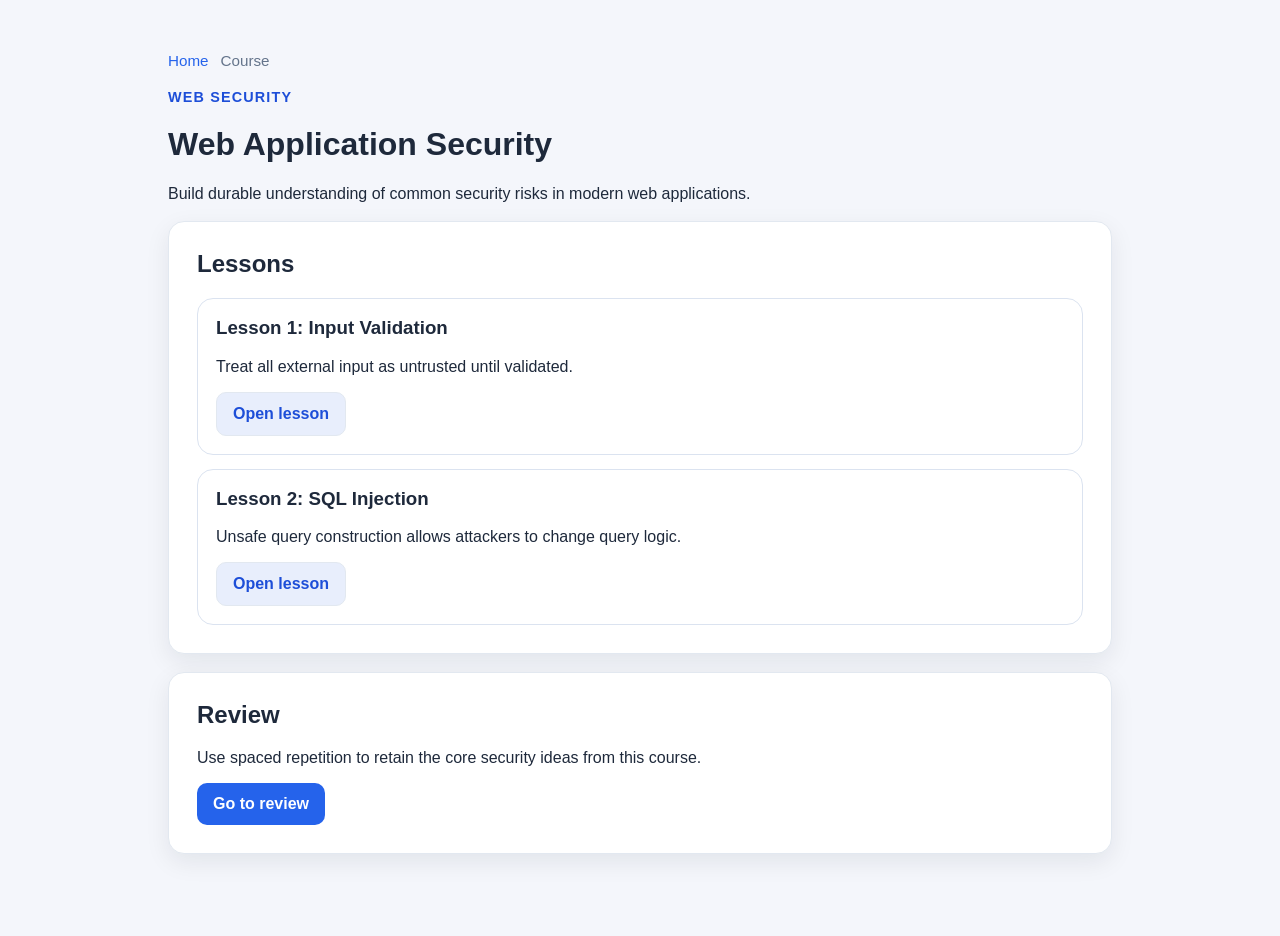
<file: learning/courses/web-application-security/index.html>
<!DOCTYPE html>
<html lang="en">

<head>
  <meta charset="UTF-8" />
  <meta name="viewport" content="width=device-width, initial-scale=1.0" />
  <title>Web Application Security</title>
  <link rel="stylesheet" href="/assets/styles.css" />
</head>

<body>
  <main class="container">
    <nav class="breadcrumbs">
      <a href="/">Home</a>
      <span>Course</span>
    </nav>

    <p class="eyebrow">WEB SECURITY</p>
    <h1 id="course-title">Loading course...</h1>
    <p id="course-description"></p>

    <section class="card">
      <h2>Lessons</h2>
      <div id="lesson-list" class="stack"></div>
    </section>

    <section class="card">
      <h2>Review</h2>
      <p>Use spaced repetition to retain the core security ideas from this course.</p>
      <a class="button" href="/review/">Go to review</a>
    </section>
  </main>

  <script>
    async function loadCourse() {
      const res = await fetch('/data/web-application-security.json');
      const course = await res.json();

      document.getElementById('course-title').textContent = course.title;
      document.getElementById('course-description').textContent = course.description;

      const lessonList = document.getElementById('lesson-list');

      course.lessons.forEach((lesson, index) => {
        const item = document.createElement('article');
        item.className = 'lesson-card';
        item.innerHTML = `
          <h3>Lesson ${index + 1}: ${lesson.title}</h3>
          <p>${lesson.summary}</p>
          <a class="button secondary" href="/lesson.html?course=${course.slug}&lesson=${lesson.id}">
            Open lesson
          </a>
        `;
        lessonList.appendChild(item);
      });
    }

    loadCourse().catch(err => {
      console.error(err);
      document.getElementById('course-title').textContent = 'Could not load course';
    });
  </script>
</body>

</html>
</file>
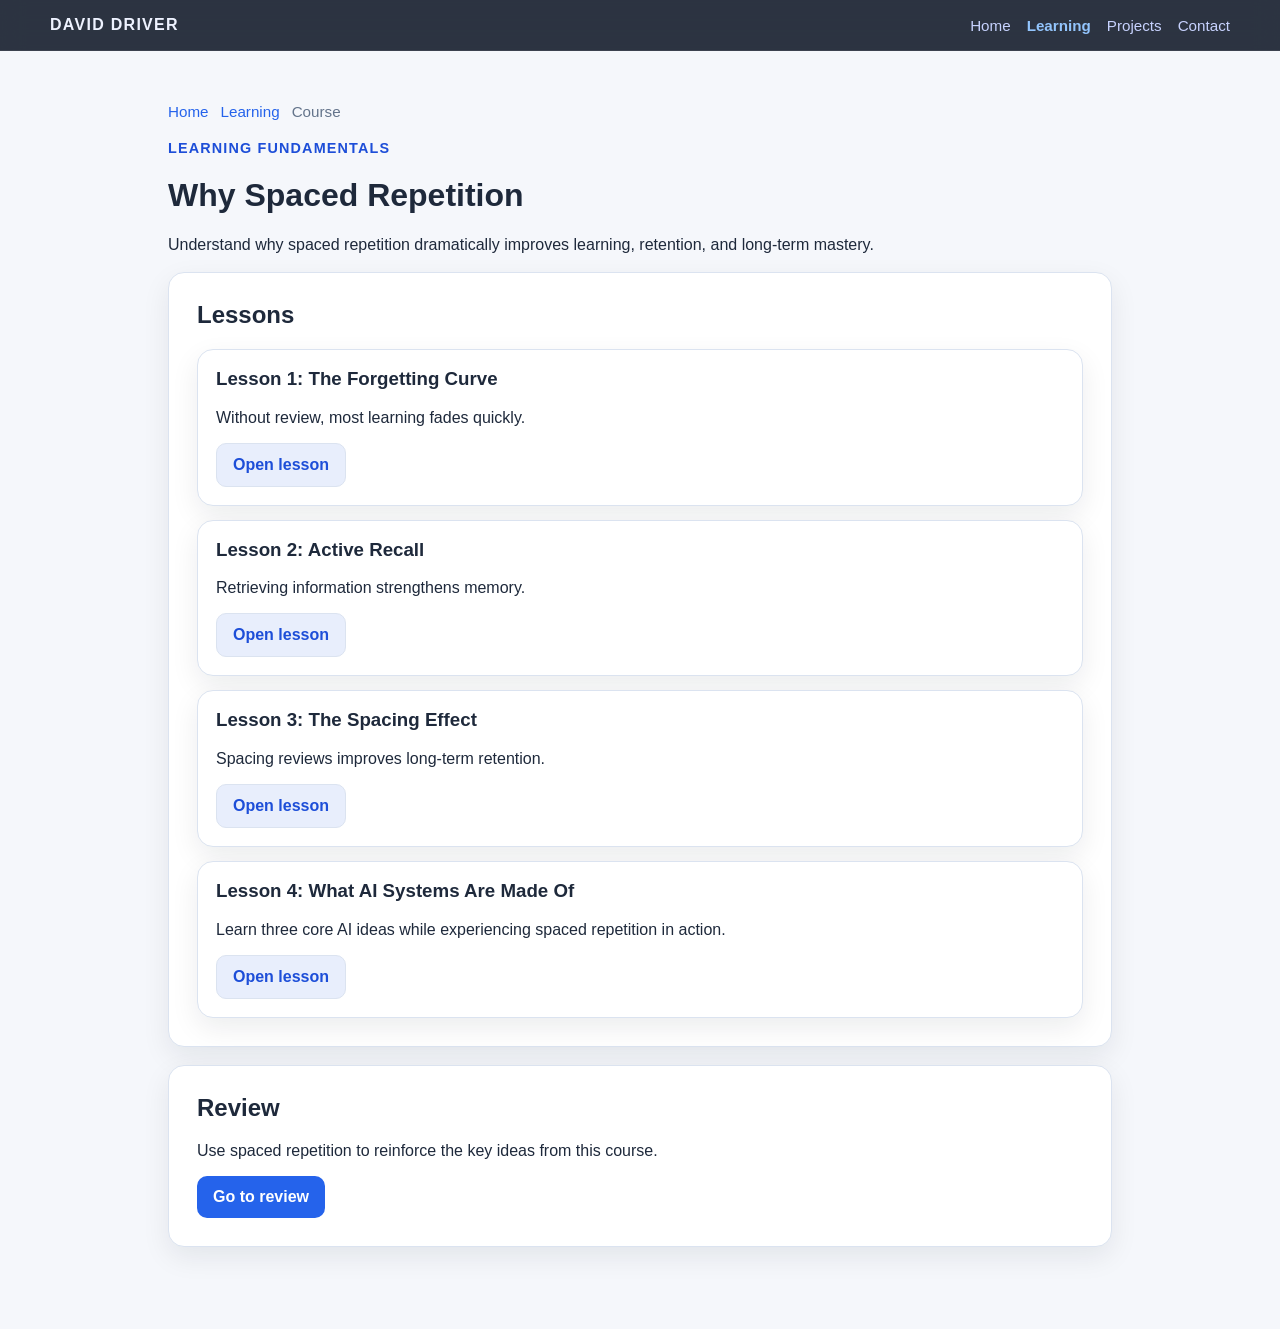
<file: learning/courses/why-spaced-repetition/index.html>
<!DOCTYPE html>
<html lang="en">

<head>
    <meta charset="UTF-8" />
    <meta name="viewport" content="width=device-width, initial-scale=1.0" />
    <title>Why Spaced Repetition</title>
    <link rel="stylesheet" href="../../assets/styles.css" />
</head>

<body>

    <header class="site-topbar">
        <div class="site-wrap">
            <a class="site-brand" href="../../../">David Driver</a>
            <nav class="site-nav" aria-label="Main navigation">
                <a href="../../../">Home</a>
                <a href="../../" class="current">Learning</a>
                <a href="../../../#projects">Projects</a>
                <a href="../../../contact/">Contact</a>
            </nav>
        </div>
    </header>

    <main class="container">
        <nav class="breadcrumbs">
            <a href="../../../">Home</a>
            <a href="../../">Learning</a>
            <span>Course</span>
        </nav>

        <p class="eyebrow">LEARNING FUNDAMENTALS</p>
        <h1 id="course-title">Loading course...</h1>
        <p id="course-description"></p>

        <section class="card">
            <h2>Lessons</h2>
            <div id="lesson-list" class="stack"></div>
        </section>

        <section class="card">
            <h2>Review</h2>
            <p>Use spaced repetition to reinforce the key ideas from this course.</p>
            <a class="button" href="../../review/index.html">Go to review</a>
        </section>
    </main>

    <script>
        async function loadCourse() {
            const res = await fetch('../../data/why-spaced-repetition.json');
            const course = await res.json();

            document.getElementById('course-title').textContent = course.title;
            document.getElementById('course-description').textContent = course.description;

            const lessonList = document.getElementById('lesson-list');

            course.lessons.forEach((lesson, index) => {
                const item = document.createElement('article');
                item.className = 'lesson-card';
                item.innerHTML = `
          <h3>Lesson ${index + 1}: ${lesson.title}</h3>
          <p>${lesson.summary}</p>
          <a class="button secondary" href="../../lesson.html?course=${course.slug}&lesson=${lesson.id}">
            Open lesson
          </a>
        `;
                lessonList.appendChild(item);
            });
        }

        loadCourse().catch(err => {
            console.error(err);
            document.getElementById('course-title').textContent = 'Could not load course';
        });
    </script>
</body>

</html>
</file>
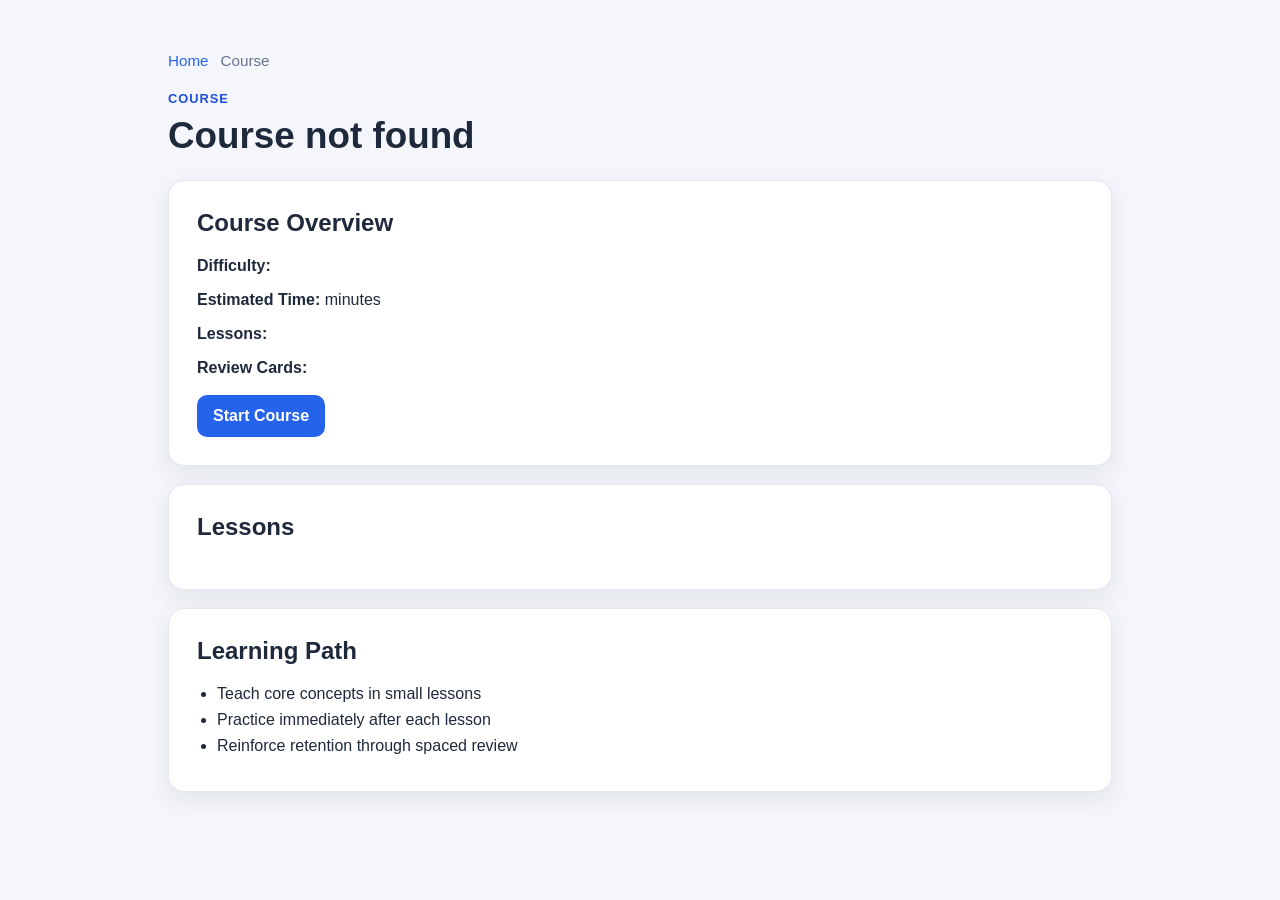
<file: course.html>
<!DOCTYPE html>
<html lang="en">
<head>
  <meta charset="UTF-8" />
  <meta name="viewport" content="width=device-width, initial-scale=1.0" />
  <title>Course</title>
  <link rel="stylesheet" href="./assets/styles.css" />
</head>
<body>
  <div class="container">
    <nav class="breadcrumbs">
      <a href="./index.html">Home</a>
      <span>Course</span>
    </nav>

    <div class="hero">
      <span class="kicker" id="course-category">Course</span>
      <h1 id="course-title">Loading course...</h1>
      <p id="course-subtitle" class="title-note"></p>
      <p id="course-description" class="hero-intro"></p>
    </div>

    <div class="card">
      <h2>Course Overview</h2>
      <p><strong>Difficulty:</strong> <span id="course-difficulty"></span></p>
      <p><strong>Estimated Time:</strong> <span id="course-minutes"></span> minutes</p>
      <p><strong>Lessons:</strong> <span id="course-lessons"></span></p>
      <p><strong>Review Cards:</strong> <span id="course-cards"></span></p>

      <div class="actions">
        <a id="start-course-link" class="button" href="#">Start Course</a>
      </div>
    </div>

    <div class="card">
      <h2>Lessons</h2>
      <div id="lesson-list" class="stack"></div>
    </div>

    <div class="card">
      <h2>Learning Path</h2>
      <ul class="clean" id="course-path">
        <li>Teach core concepts in small lessons</li>
        <li>Practice immediately after each lesson</li>
        <li>Reinforce retention through spaced review</li>
      </ul>
    </div>
  </div>

  <script>
    function getCourseSlug() {
      const params = new URLSearchParams(window.location.search);
      return params.get('course');
    }

async function loadCourse() {

  const slug = getCourseSlug();

  const res = await fetch('./data/courses.json');
  const data = await res.json();

  const course = data.courses.find(c => c.slug === slug);

  if (!course) {
    document.getElementById('course-title').textContent = 'Course not found';
    return;
  }

  // populate course metadata
  document.getElementById('course-title').textContent = course.title;
  document.getElementById('course-description').textContent = course.description;

  // ==============================
  // ADD STEP 2 CODE HERE
  // ==============================

  const lessonRes = await fetch(`./data/${slug}.json`);
  const lessonData = await lessonRes.json();
  
  const lessonList = document.getElementById('lesson-list');

  const startCourseLink = document.getElementById('start-course-link');

  if (lessonData.lessons && lessonData.lessons.length > 0) {
    startCourseLink.href = `./lesson.html?course=${slug}&lesson=${lessonData.lessons[0].id}`;
  } else {
    startCourseLink.href = '#';
  }  

  lessonData.lessons.forEach((lesson, index) => {
      const item = document.createElement('article');

      item.innerHTML = `
        <h3>Lesson ${index + 1}: ${lesson.title}</h3>
        <p>${lesson.summary}</p>
        <a class="button secondary"
           href="./lesson.html?course=${slug}&lesson=${lesson.id}">
           Open Lesson
        </a>
      `;

      lessonList.appendChild(item);
  });

}

    loadCourse().catch(err => {
      console.error(err);
      document.getElementById('course-title').textContent = 'Could not load course';
    });
  </script>
</body>
</html>
</file>
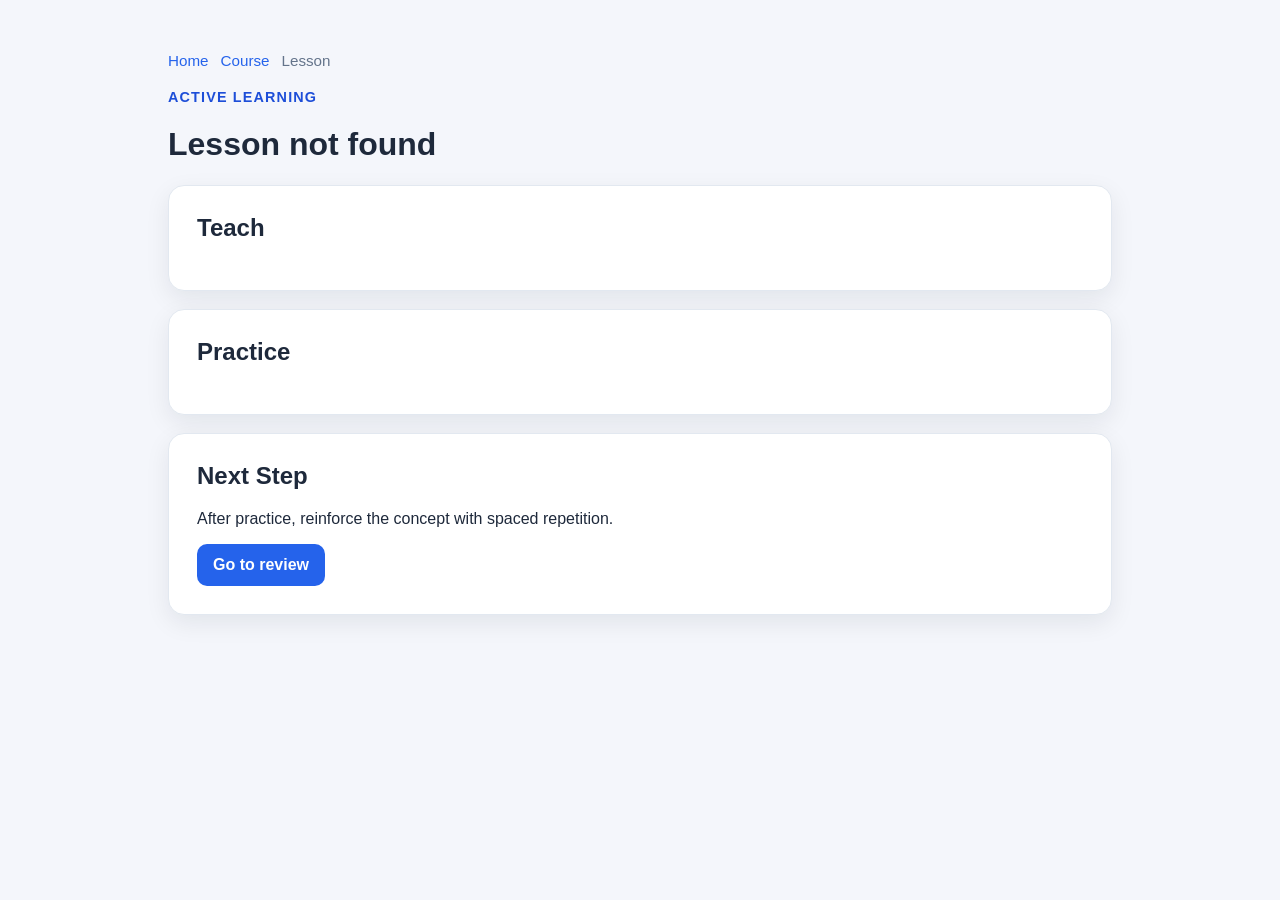
<file: lesson.html>
<!DOCTYPE html>
<html lang="en">
<head>
  <meta charset="UTF-8" />
  <meta name="viewport" content="width=device-width, initial-scale=1.0" />
  <title>Lesson</title>
  <link rel="stylesheet" href="assets/styles.css" />
</head>
<body>
  <main class="container">
    <nav class="breadcrumbs">
      <a href="/">Home</a>
      <a href="courses/web-application-security/">Course</a>
      <span>Lesson</span>
    </nav>

    <p class="eyebrow">ACTIVE LEARNING</p>
    <h1 id="lesson-title">Loading lesson...</h1>
    <p id="lesson-summary"></p>

    <section class="card">
      <h2>Teach</h2>
      <div id="lesson-content" class="stack"></div>
    </section>

    <section class="card">
      <h2>Practice</h2>
      <div id="practice-area" class="stack"></div>
    </section>

    <section class="card">
      <h2>Next Step</h2>
      <p>After practice, reinforce the concept with spaced repetition.</p>
      <a class="button" href="/review/">Go to review</a>
    </section>
  </main>

  <script>
    function getParams() {
      const params = new URLSearchParams(window.location.search);
      return {
        course: params.get('course'),
        lesson: params.get('lesson')
      };
    }

    function renderPracticeQuestion(q, index, container) {
      const block = document.createElement('div');
      block.className = 'practice-question';

      const optionsHtml = q.options.map((opt, i) => `
        <button class="option-button" data-q="${index}" data-option="${i}">
          ${opt}
        </button>
      `).join('');

      block.innerHTML = `
        <p class="question"><strong>Question ${index + 1}:</strong> ${q.question}</p>
        <div class="options">${optionsHtml}</div>
        <div class="feedback" id="feedback-${index}"></div>
      `;

      container.appendChild(block);
    }

    async function loadLesson() {
      const { lesson } = getParams();
      const res = await fetch('data/web-application-security.json');
      const course = await res.json();

      const lessonData = course.lessons.find(l => l.id === lesson);
      if (!lessonData) {
        document.getElementById('lesson-title').textContent = 'Lesson not found';
        return;
      }

      document.getElementById('lesson-title').textContent = lessonData.title;
      document.getElementById('lesson-summary').textContent = lessonData.summary;

      const content = document.getElementById('lesson-content');
      lessonData.content.forEach(p => {
        const para = document.createElement('p');
        para.textContent = p;
        content.appendChild(para);
      });

      const practiceArea = document.getElementById('practice-area');
      lessonData.practice.forEach((q, index) => renderPracticeQuestion(q, index, practiceArea));

      practiceArea.addEventListener('click', (e) => {
        const btn = e.target.closest('.option-button');
        if (!btn) return;

        const qIndex = Number(btn.dataset.q);
        const chosen = Number(btn.dataset.option);
        const q = lessonData.practice[qIndex];
        const feedback = document.getElementById(`feedback-${qIndex}`);

        if (chosen === q.answer) {
          feedback.innerHTML = `<p class="correct">Correct.</p><p>${q.explanation}</p>`;
        } else {
          feedback.innerHTML = `<p class="incorrect">Not quite.</p><p>${q.explanation}</p>`;
        }
      });
    }

    loadLesson().catch(err => {
      console.error(err);
      document.getElementById('lesson-title').textContent = 'Could not load lesson';
    });
  </script>
</body>
</html>
</file>
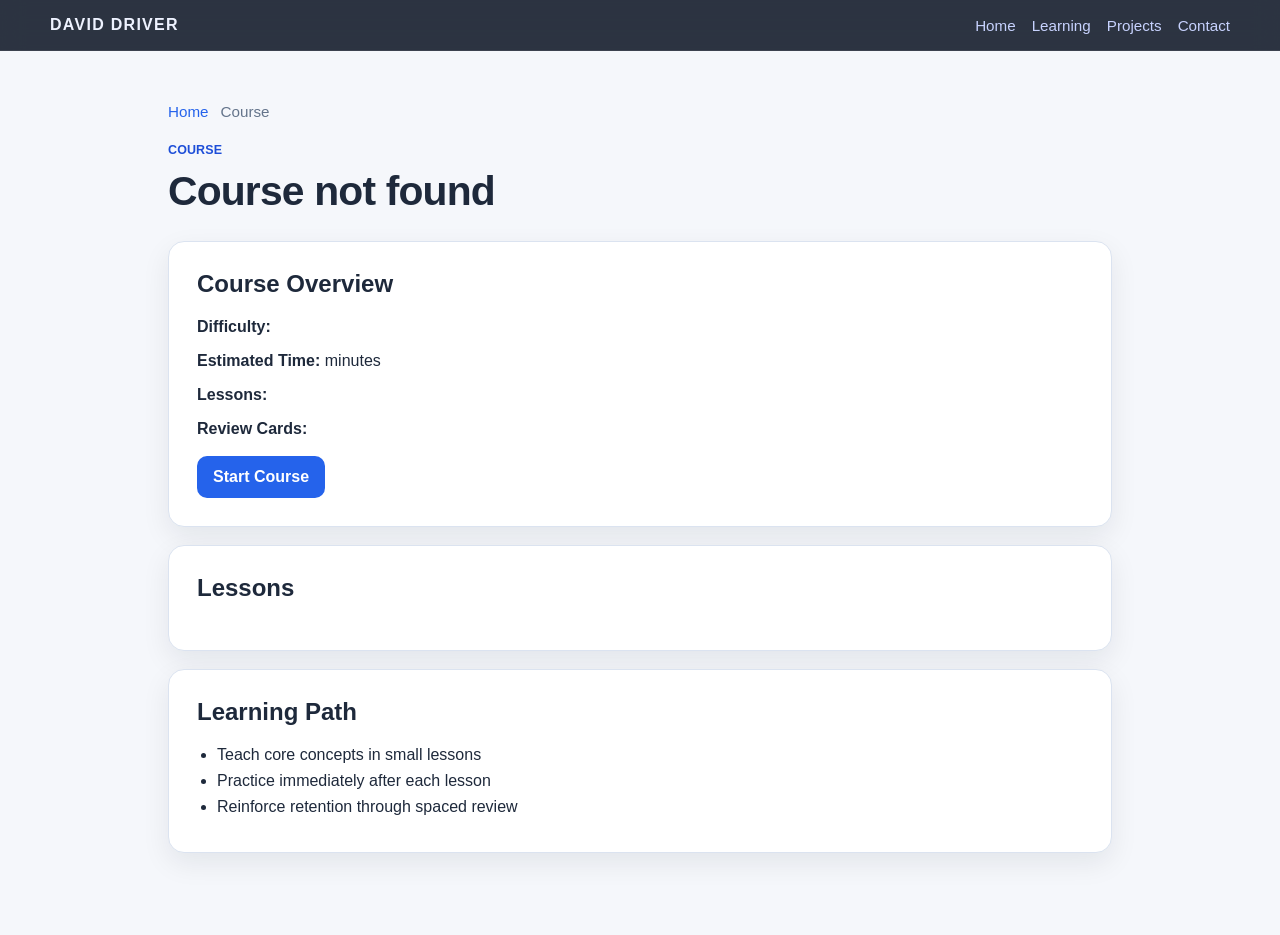
<file: learning/course.html>
<!DOCTYPE html>
<html lang="en">

<head>
  <meta charset="UTF-8" />
  <meta name="viewport" content="width=device-width, initial-scale=1.0" />
  <title>Course</title>
  <link rel="stylesheet" href="./assets/styles.css" />
</head>

<body>

  <header class="site-topbar">
    <div class="site-wrap">
      <a class="site-brand" href="../">David Driver</a>
      <nav class="site-nav" aria-label="Main navigation">
        <a href="../">Home</a>
        <a href="./">Learning</a>
        <a href="../#projects">Projects</a>
        <a href="../contact/">Contact</a>
      </nav>
    </div>
  </header>

  <div class="container">
    <nav class="breadcrumbs">
      <a href="./index.html">Home</a>
      <span>Course</span>
    </nav>

    <div class="hero">
      <span class="kicker" id="course-category">Course</span>
      <h1 id="course-title">Loading course...</h1>
      <p id="course-subtitle" class="title-note"></p>
      <p id="course-description" class="hero-intro"></p>
    </div>

    <div class="card">
      <h2>Course Overview</h2>
      <p><strong>Difficulty:</strong> <span id="course-difficulty"></span></p>
      <p><strong>Estimated Time:</strong> <span id="course-minutes"></span> minutes</p>
      <p><strong>Lessons:</strong> <span id="course-lessons"></span></p>
      <p><strong>Review Cards:</strong> <span id="course-cards"></span></p>

      <div class="actions">
        <a id="start-course-link" class="button" href="#">Start Course</a>
      </div>
    </div>

    <div class="card">
      <h2>Lessons</h2>
      <div id="lesson-list" class="stack"></div>
    </div>

    <div class="card">
      <h2>Learning Path</h2>
      <ul class="clean" id="course-path">
        <li>Teach core concepts in small lessons</li>
        <li>Practice immediately after each lesson</li>
        <li>Reinforce retention through spaced review</li>
      </ul>
    </div>
  </div>

  <script>
    function getCourseSlug() {
      const params = new URLSearchParams(window.location.search);
      return params.get('course');
    }

    async function loadCourse() {

      const slug = getCourseSlug();

      const res = await fetch('./data/courses.json');
      const data = await res.json();

      const course = data.courses.find(c => c.slug === slug);

      if (!course) {
        document.getElementById('course-title').textContent = 'Course not found';
        return;
      }

      // populate course metadata
      document.getElementById('course-title').textContent = course.title;
      document.getElementById('course-description').textContent = course.description;

      // ==============================
      // ADD STEP 2 CODE HERE
      // ==============================

      document.getElementById('course-category').textContent = course.category || '';
      document.getElementById('course-minutes').textContent = course.estimatedMinutes || '';

      const lessonRes = await fetch(`./data/${slug}.json`);
      const lessonData = await lessonRes.json();

      const lessonList = document.getElementById('lesson-list');

      const startCourseLink = document.getElementById('start-course-link');

      if (lessonData.lessons && lessonData.lessons.length > 0) {
        startCourseLink.href = `./lesson.html?course=${slug}&lesson=${lessonData.lessons[0].id}`;
      } else {
        startCourseLink.href = '#';
      }

      lessonData.lessons.forEach((lesson, index) => {
        const item = document.createElement('article');

        item.innerHTML = `
        <h3>Lesson ${index + 1}: ${lesson.title}</h3>
        ${lesson.summary ? `<p>${lesson.summary}</p>` : ''}
        <a class="button secondary"
           href="./lesson.html?course=${slug}&lesson=${lesson.id}">
           Open Lesson
        </a>
      `;

        lessonList.appendChild(item);
      });

    }

    loadCourse().catch(err => {
      console.error(err);
      document.getElementById('course-title').textContent = 'Could not load course';
    });
  </script>
</body>

</html>
</file>
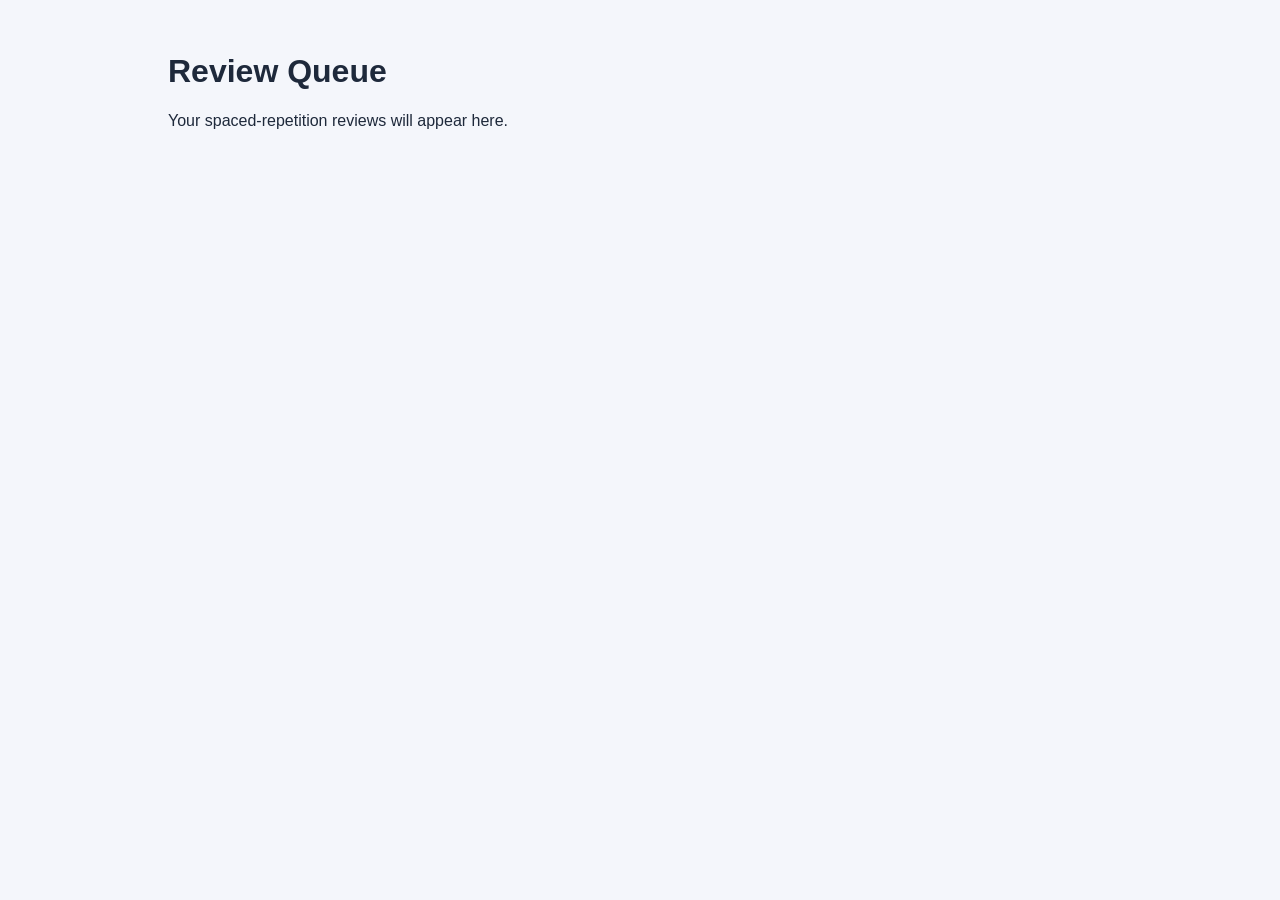
<file: review/review.html>
<!DOCTYPE html>
<html>
<head>
  <title>Review Queue</title>
  <link rel="stylesheet" href="../assets/styles.css">
</head>
<body>
  <main class="container">
    <h1>Review Queue</h1>
    <p>Your spaced-repetition reviews will appear here.</p>
  </main>
</body>
</html>
</file>
<file: assets/styles.css>
:root{
  --bg:#f4f6fb;
  --panel:#ffffff;
  --text:#1e293b;
  --muted:#64748b;
  --accent:#2563eb;
  --accent-2:#1d4ed8;
  --border:#e2e8f0;
  --success:#166534;
  --warning:#92400e;
  --danger:#991b1b;
  --shadow:0 8px 24px rgba(15,23,42,.08);
  --radius:16px;
}
*{box-sizing:border-box}
html,body{margin:0;padding:0;font-family:Arial,Helvetica,sans-serif;background:var(--bg);color:var(--text)}
a{color:var(--accent);text-decoration:none}
a:hover{text-decoration:underline}
.container{max-width:980px;margin:0 auto;padding:32px 18px 64px}
.hero{margin-bottom:24px}
.hero h1{margin:0 0 4px;font-size:2.3rem;line-height:1.1}
#platform-subtitle {
             text-align:right;
             font-size:0.85rem;
             font-style:italic;
             color:#4f6fd5;
             margin-top:2px;
             margin-bottom:8px;
             padding-right: 158px;
}
.hero p{margin:0;
        color:var(--muted);
        font-size:1.08rem
}
.card{background:var(--panel);border:1px solid var(--border);border-radius:var(--radius);box-shadow:var(--shadow);padding:28px;margin:18px 0}
.card h2,.card h3{margin-top:0}
.card {
  transition: transform .15s ease, box-shadow .15s ease;
}
.card hover { 
  transform: translateY(-3px);
  box-shadow: 0 8px 20px rgba(0,0,0,0,08);
}
.grid{display:grid;gap:18px}
.grid.two{grid-template-columns:repeat(auto-fit,minmax(280px,1fr))}
.kicker{display:inline-block;font-size:.8rem;font-weight:bold;letter-spacing:.08em;color:var(--accent-2);text-transform:uppercase;margin-bottom:10px}
.pill{display:inline-block;padding:6px 10px;border-radius:999px;background:#e8f0ff;color:var(--accent-2);font-size:.85rem;margin-right:8px;margin-bottom:8px}
.button{display:inline-block;background:var(--accent);color:white;border:none;border-radius:10px;padding:12px 16px;font-weight:bold;cursor:pointer;text-decoration:none}
.button:hover{background:var(--accent-2);text-decoration:none}
.button.secondary{background:white;color:var(--accent);border:1px solid var(--border)}
.button.good{background:#15803d}
.button.hard{background:#b45309}
.button.again{background:#b91c1c}
.actions{display:flex;gap:12px;flex-wrap:wrap;margin-top:18px}
ul.clean{margin:12px 0 0 20px;padding:0}
ul.clean li{margin:8px 0}
.meta{color:var(--muted);font-size:.95rem}
.topic-list li{margin:10px 0}
.stat{font-size:1.8rem;font-weight:bold;margin:4px 0}
.small{font-size:.92rem;color:var(--muted)}
.sep{height:1px;background:var(--border);margin:20px 0}
.code{background:#0f172a;color:#e2e8f0;border-radius:12px;padding:14px;overflow:auto;font-family:Consolas,Monaco,monospace;font-size:.95rem}
.question{font-size:1.15rem;line-height:1.5}
.answer{margin-top:16px;padding:14px;border-radius:12px;background:#f8fafc;border:1px solid var(--border)}
.hidden{display:none !important}
.nav{display:flex;gap:14px;flex-wrap:wrap;margin-bottom:20px}
.footer{margin-top:30px;color:var(--muted);font-size:.95rem}
.choice-list{display:grid;gap:10px;margin-top:14px}
.choice{padding:12px 14px;border:1px solid var(--border);background:white;border-radius:12px;cursor:pointer;text-align:left}
.choice:hover{border-color:#bfdbfe;background:#f8fbff}
.choice.correct{border-color:#86efac;background:#f0fdf4}
.choice.incorrect{border-color:#fecaca;background:#fef2f2}
.badge{display:inline-block;background:#eff6ff;color:#1d4ed8;border:1px solid #bfdbfe;padding:4px 8px;border-radius:999px;font-size:.8rem;margin-right:8px}
@media (max-width:640px){
  .hero h1{font-size:1.9rem}
  .container{padding:20px 14px 50px}
  .card{padding:20px}
}
.breadcrumbs {
  display: flex;
  gap: 12px;
  margin: 20px 0;
  font-size: 0.95rem;
}

.breadcrumbs a {
  color: #2563eb;
  text-decoration: none;
}

.breadcrumbs span {
  color: #64748b;
}

.eyebrow {
  color: #1d4ed8;
  font-weight: 700;
  letter-spacing: 0.08em;
  font-size: 0.9rem;
  margin-bottom: 8px;
  text-transform: uppercase;
}

.stack > * + * {
  margin-top: 14px;
}

.lesson-card,
.practice-question {
  border: 1px solid #dbe3f0;
  border-radius: 16px;
  padding: 18px;
  background: #fff;
}

.button.secondary {
  background: #e8eefc;
  color: #1d4ed8;
}

.button.disabled {
  opacity: 0.6;
  pointer-events: none;
  cursor: default;
}

.options {
  display: flex;
  flex-direction: column;
  gap: 10px;
  margin-top: 12px;
}

.option-button {
  border: 1px solid #cbd5e1;
  background: #fff;
  border-radius: 10px;
  padding: 12px 14px;
  text-align: left;
  cursor: pointer;
  font: inherit;
}

.option-button:hover {
  background: #f8fafc;
}

.feedback {
  margin-top: 12px;
}

.correct {
  color: #15803d;
  font-weight: 700;
}

.incorrect {
  color: #b91c1c;
  font-weight: 700;
}

.question {
  margin-bottom: 10px;
}
</file>
<file: learning/assets/styles.css>
:root {
  --accent: #2563eb;
  --accent-2: #1d4ed8;
  --bg: #f5f7fb;
  --border: #dbe3f0;
  --danger: #b91c1c;
  --muted: #64748b;
  --panel: #ffffff;
  --radius: 16px;
  --shadow: 0 10px 28px rgba(15, 23, 42, 0.08);
  --success: #15803d;
  --text: #1e293b;
  --topbar-bg: rgba(17, 24, 39, 0.88);
  --topbar-border: rgba(255, 255, 255, 0.08);
  --topbar-link: #c7d2fe;
  --topbar-link-active: #93c5fd;
  --topbar-link-hover: #f8fafc;
  --warning: #b45309;
}

/* ==========================================
   Base
   ========================================== */

* {
  box-sizing: border-box;
}

html,
body {
  margin: 0;
  padding: 0;
  background: var(--bg);
  color: var(--text);
  font-family: Arial, Helvetica, sans-serif;
}

a {
  color: var(--accent);
  text-decoration: none;
}

a:hover {
  text-decoration: underline;
}

/* ==========================================
   Layout
   ========================================== */

.container {
  max-width: 980px;
  margin: 0 auto;
  padding: 32px 18px 64px;
}

.hidden {
  display: none !important;
}

.sep {
  height: 1px;
  margin: 20px 0;
  background: var(--border);
}

.stack>*+* {
  margin-top: 14px;
}

/* ==========================================
   Shared Site Topbar
   ========================================== */

.site-topbar {
  position: sticky;
  top: 0;
  z-index: 1100;
  background: var(--topbar-bg);
  border-bottom: 1px solid var(--topbar-border);
  backdrop-filter: blur(12px);
}

.site-topbar .site-wrap {
  width: min(calc(100% - 2rem), 1180px);
  margin: 0 auto;
  padding: 1rem 0;
  display: flex;
  align-items: center;
  justify-content: space-between;
  gap: 1rem;
}

.site-brand {
  color: #eef2ff;
  font-size: 1rem;
  font-weight: 700;
  letter-spacing: 0.08em;
  text-decoration: none;
  text-transform: uppercase;
}

.site-nav {
  display: flex;
  flex-wrap: wrap;
  gap: 1rem;
}

.site-nav a {
  color: var(--topbar-link);
  font-size: 0.95rem;
  text-decoration: none;
}

.site-nav a:hover,
.site-nav a:focus {
  color: var(--topbar-link-hover);
}

.site-nav a.current {
  color: var(--topbar-link-active);
  font-weight: 700;
}

/* ==========================================
   Hero / Intro
   ========================================== */

.hero {
  margin-bottom: 28px;
}

.hero h1 {
  margin: 0 0 10px;
  font-size: 2.55rem;
  line-height: 1.08;
  letter-spacing: -0.02em;
}

.hero p {
  margin: 0;
  color: var(--muted);
  font-size: 1.04rem;
  line-height: 1.55;
}

.hero-intro {
  max-width: 760px;
}

.kicker {
  display: inline-block;
  margin-bottom: 12px;
  color: var(--accent-2);
  font-size: 0.78rem;
  font-weight: 700;
  letter-spacing: 0.01em;
  text-transform: uppercase;
}

.title-note,
#platform-subtitle {
  margin: 0 0 12px;
  color: var(--muted);
  font-size: 0.95rem;
  font-style: italic;
}

.eyebrow {
  margin-bottom: 8px;
  color: var(--accent-2);
  font-size: 0.9rem;
  font-weight: 700;
  letter-spacing: 0.08em;
  text-transform: uppercase;
}

/* ==========================================
   Cards / Panels
   ========================================== */

.card,
.lesson-card,
.practice-question {
  background: var(--panel);
  border: 1px solid var(--border);
  border-radius: var(--radius);
  box-shadow: var(--shadow);
}

.card {
  margin: 18px 0;
  padding: 28px;
  transition: transform 0.15s ease, box-shadow 0.15s ease;
}

.card:hover {
  transform: translateY(-2px);
  box-shadow: 0 14px 32px rgba(15, 23, 42, 0.1);
}

.card h2,
.card h3 {
  margin-top: 0;
}

.lesson-card,
.practice-question {
  padding: 18px;
}

.practice-question-panel {
  display: block;
}

/* ==========================================
   Grid / Lists
   ========================================== */

.grid {
  display: grid;
  gap: 18px;
}

.grid.two {
  grid-template-columns: repeat(auto-fit, minmax(280px, 1fr));
}

.nav {
  display: flex;
  flex-wrap: wrap;
  gap: 14px;
  margin-bottom: 20px;
}

.actions {
  display: flex;
  flex-wrap: wrap;
  gap: 12px;
  margin-top: 18px;
}

.breadcrumbs {
  display: flex;
  gap: 12px;
  margin: 20px 0;
  font-size: 0.95rem;
}

.breadcrumbs a {
  color: var(--accent);
}

.breadcrumbs span {
  color: var(--muted);
}

ul.clean {
  margin: 12px 0 0 20px;
  padding: 0;
}

ul.clean li,
.topic-list li {
  margin: 8px 0;
}

/* ==========================================
   Buttons / Badges / Pills
   ========================================== */

.button {
  display: inline-block;
  padding: 12px 16px;
  background: var(--accent);
  border: none;
  border-radius: 10px;
  color: #ffffff;
  cursor: pointer;
  font-weight: 700;
  text-decoration: none;
}

.button:hover {
  background: var(--accent-2);
  text-decoration: none;
}

.button.secondary {
  background: #e8eefc;
  border: 1px solid var(--border);
  color: var(--accent-2);
}

.button.good {
  background: var(--success);
}

.button.hard {
  background: var(--warning);
}

.button.again {
  background: var(--danger);
}

.button.disabled {
  opacity: 0.6;
  pointer-events: none;
  cursor: default;
}

.badge,
.pill {
  display: inline-block;
  padding: 5px 10px;
  border-radius: 999px;
  font-size: 0.82rem;
}

.badge {
  margin-right: 8px;
  background: #eff6ff;
  border: 1px solid #bfdbfe;
  color: var(--accent-2);
}

.pill {
  margin-right: 8px;
  margin-bottom: 8px;
  background: #e8f0ff;
  color: var(--accent-2);
}

/* ==========================================
   Text / Utility Content
   ========================================== */

.meta,
.small,
.footer {
  color: var(--muted);
}

.meta {
  font-size: 0.95rem;
}

.small,
.footer {
  font-size: 0.92rem;
}

.footer {
  margin-top: 30px;
}

.stat {
  margin: 4px 0;
  font-size: 1.8rem;
  font-weight: 700;
}

.code {
  overflow: auto;
  padding: 14px;
  background: #0f172a;
  border-radius: 12px;
  color: #e2e8f0;
  font-family: Consolas, Monaco, monospace;
  font-size: 0.95rem;
}

.answer {
  margin-top: 16px;
  padding: 14px;
  background: #f8fafc;
  border: 1px solid var(--border);
  border-radius: 12px;
}

/* ==========================================
   Catalog
   ========================================== */

.course-catalog {
  display: block;
}

.catalog-category {
  margin-top: 2.4rem;
}

.catalog-category:first-child {
  margin-top: 1rem;
}

.catalog-category h3 {
  margin-bottom: 0.95rem;
  font-size: 1.05rem;
  letter-spacing: -0.01em;
}

.course-row {
  padding: 1rem 0 0.95rem;
  border-bottom: 1px solid var(--border);
}

.course-title {
  margin-bottom: 0.3rem;
  font-size: 1.02rem;
  line-height: 1.3;
}

.course-description {
  margin-bottom: 0.38rem;
  color: #475569;
  font-size: 0.96rem;
  line-height: 1.5;
}

.course-meta {
  color: #46748b;
  font-size: 0.86rem;
  line-height: 1.45;
}

.course-link,
.course-status {
  font-weight: 700;
}

/* ==========================================
   Questions / Practice
   ========================================== */

.question {
  margin-bottom: 10px;
  font-size: 1.15rem;
  line-height: 1.5;
}

.question-card {
  color: var(--text);
  max-width: 760px;
  margin: 0 auto;
}

.question-card h2 {
  margin-top: 0;
  margin-bottom: 0.75rem;
  font-size: 1.5rem;
  line-height: 1.25;
  letter-spacing: -0.01em;
}

.question-card h3 {
  margin-top: 0;
  margin-bottom: 0.85rem;
  font-size: 1.18rem;
  line-height: 1.4;
  letter-spacing: -0.01em;
}

.question-card p,
.question-card h2,
.question-card h3,
.question-card .question-text,
.question-card .feedback {
  color: var(--text);
}

.lesson-text {
  color: var(--text);
  font-size: 1.12rem;
  line-height: 1.75;
}

.lesson-progress {
  margin-top: 4px;
  color: #9ca3af;
  font-size: 12px;
}

.choice-list,
.options {
  display: grid;
  gap: 10px;
  margin-top: 12px;
}

.choice,
.option-button {
  padding: 12px 14px;
  background: #ffffff;
  border: 1px solid #cbd5e1;
  border-radius: 10px;
  cursor: pointer;
  font: inherit;
  text-align: left;
}

.choice:hover,
.option-button:hover {
  background: #f8fafc;
  border-color: #bfdbfe;
}

.choice.correct {
  background: #f0fdf4;
  border-color: #86efac;
}

.choice.incorrect {
  background: #fef2f2;
  border-color: #fecaca;
}

.options .option-button {
  display: block;
  width: 100%;
  margin: 0 0 12px;
}

.feedback {
  margin-top: 14px;
  font-size: 0.97rem;
  line-height: 1.5;
}

.correct {
  color: var(--success);
  font-weight: 700;
}

.incorrect {
  color: var(--danger);
  font-weight: 700;
}

/* ==========================================
   Fill-in-the-Blank
   ========================================== */

.fill-line {
  display: flex;
  flex-wrap: wrap;
  align-items: center;
  gap: 0.45rem;
  line-height: 1.75;
}

.inline-answer {
  min-width: 5.5rem;
  max-width: 11rem;
  padding: 0.32rem 0.5rem;
  background: #fff;
  border: 1px solid #cbd5e1;
  border-radius: 8px;
  color: var(--text);
  font: inherit;
}

.inline-answer:focus,
.option-button:focus,
.window-controls-left button:focus,
.window-controls-right button:focus,
.button:focus {
  outline: 2px solid rgba(37, 99, 235, 0.18);
  outline-offset: 2px;
}

.text-answer {
  font: inherit;
}

/* ==========================================
   Lesson Popup Window
   ========================================== */

.lesson-overlay {
  position: fixed;
  inset: 0;
  z-index: 1000;
  display: flex;
  align-items: flex-start;
  justify-content: center;
  padding-top: 90px;
  overflow: auto;
  background: rgba(0, 0, 0, 0.35);
}

.lesson-window {
  width: 900px;
  max-width: 92%;
  margin: 24px 0 40px;
  display: flex;
  flex-direction: column;
  overflow: hidden;
  background: #ffffff;
  border: 1px solid rgba(15, 23, 42, 0.08);
  border-radius: 14px;
  box-shadow: 0 24px 60px rgba(15, 23, 42, 0.18);
}

.lesson-titlebar {
  display: flex;
  align-items: center;
  justify-content: space-between;
  padding: 10px 14px;
  background: #f8fafc;
  border-bottom: 1px solid var(--border);
  font-weight: 600;
}

.lesson-title {
  flex: 1;
  text-align: center;
  font-size: 0.98rem;
  line-height: 1.3;
}

.lesson-body {
  position: relative;
  min-height: 280px;
  padding: 34px 34px 30px;
  overflow: auto;
  color: var(--text);
}

.lesson-summary {
  margin-bottom: 18px;
  color: #555;
  font-style: italic;
}

.lesson-next {
  display: flex;
  justify-content: flex-end;
  gap: 12px;
  margin-top: 32px;
}

.lesson-next button {
  padding: 10px 18px;
  background: var(--accent);
  border: none;
  border-radius: 9px;
  color: #ffffff;
  cursor: pointer;
  font-weight: 600;
  font-size: 0.95rem;
}

.lesson-next button:hover {
  background: var(--accent-2);
}

.lesson-next .secondary {
  background: #ffffff;
  border: 1px solid rgba(0, 0, 0, 0.15);
  color: var(--text);
}

.lesson-next .secondary:hover {
  background: #f3f4f6;
}

.window-controls-left button,
.window-controls-right button {
  padding: 4px 8px;
  background: none;
  border: none;
  border-radius: 4px;
  color: var(--text);
  cursor: pointer;
  font-size: 16px;
}

.window-controls-left button:hover,
.window-controls-right button:hover {
  background: #d9d9d9;
}

/* ==========================================
   Lesson Panels / Animation
   ========================================== */

#practice-panels-root {
  position: relative;
  min-height: 180px;
}

.lesson-panel {
  display: none;
  opacity: 0;
  transform: translateX(24px);
}

.lesson-panel.active {
  display: block;
  opacity: 1;
  transform: translateX(0);
  animation: panelSlideIn 0.28s ease;
}

.lesson-panel.slide-back.active {
  animation: panelSlideBack 0.28s ease;
}

#panel-next h2 {
  margin-top: 0;
}

@keyframes panelSlideIn {
  from {
    opacity: 0;
    transform: translateX(24px);
  }

  to {
    opacity: 1;
    transform: translateX(0);
  }
}

@keyframes panelSlideBack {
  from {
    opacity: 0;
    transform: translateX(-24px);
  }

  to {
    opacity: 1;
    transform: translateX(0);
  }
}

/* ==========================================
   Lesson Visibility Safety
   ========================================== */

#practice-panels-root,
#practice-panels-root .lesson-panel,
#practice-panels-root .question-card,
#practice-panels-root .question-card p,
#practice-panels-root .question-card h2,
#practice-panels-root .question-card h3,
#practice-panels-root .lesson-text,
#practice-panels-root .feedback {
  color: var(--text) !important;
}

#practice-panels-root .question-card {
  background: transparent;
}

#practice-panels-root .option-button {
  color: var(--text) !important;
}

/* ==========================================
   Responsive
   ========================================== */

@media (max-width: 900px) {
  .site-topbar .site-wrap {
    flex-direction: column;
    align-items: flex-start;
  }

  .site-nav {
    gap: 0.85rem;
  }
}

@media (max-width: 640px) {
  .container {
    padding: 20px 14px 50px;
  }

  .card {
    padding: 20px;
  }

  .hero h1 {
    font-size: 2rem;
    line-height: 1.1;
  }

  .hero-intro {
    max-width: 100%;
  }

  .lesson-body {
    padding: 24px 20px 22px;
  }

  .question-card {
    max-width: 100%;
  }
}
</file>
